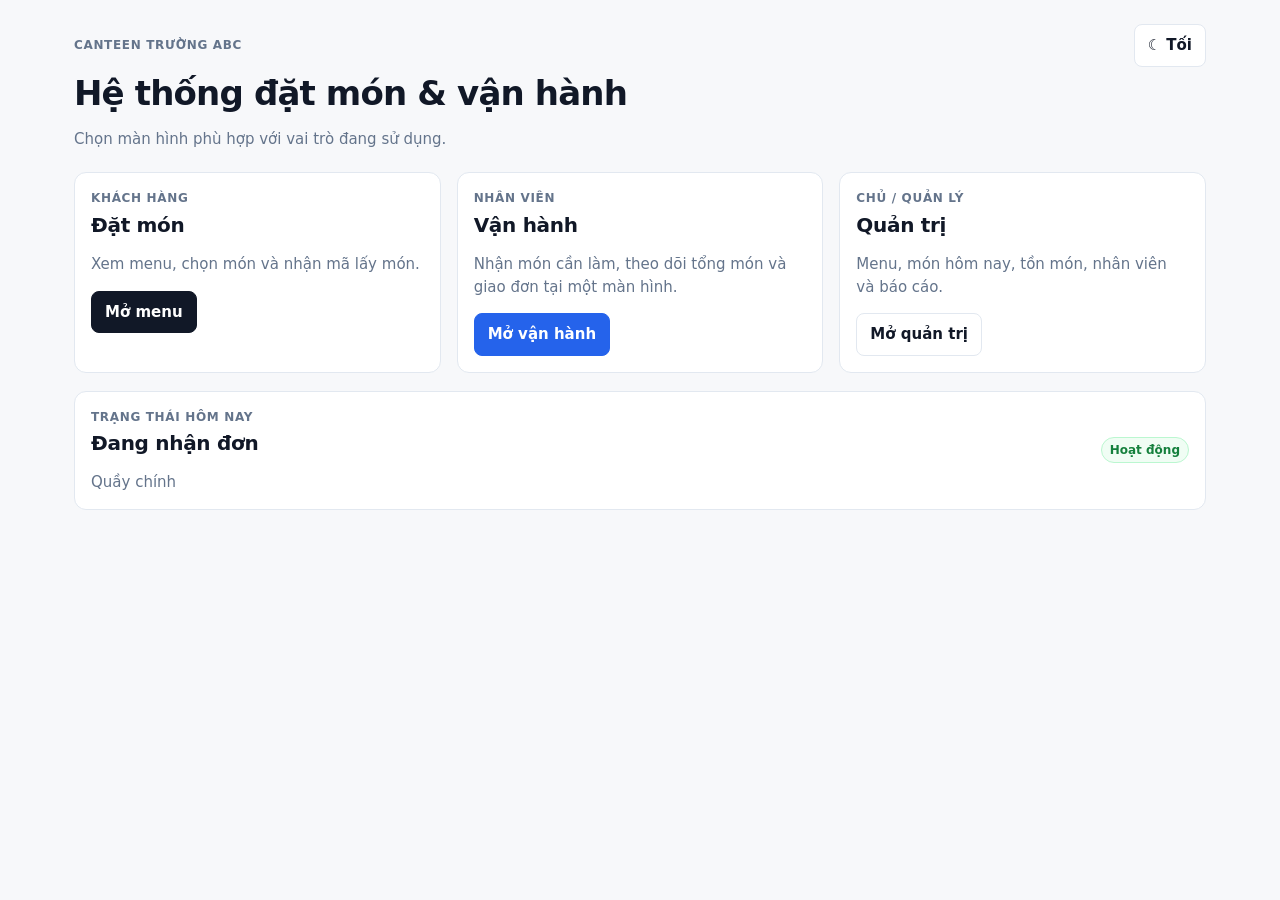
<file: index.html>
<!doctype html><html lang="vi"><head><meta charset="utf-8"><meta name="viewport" content="width=device-width,initial-scale=1"><meta name="color-scheme" content="light dark"><title>Canteen trường ABC</title><link rel="stylesheet" href="assets/app.css?v=rc411"></head><body>
<main class="container"><div><div class="brand-theme-line"><div class="label">Canteen trường ABC</div><button class="btn theme-toggle" data-theme-toggle>☾ Tối</button></div><div class="h1" style="font-size:34px;margin-top:6px">Hệ thống đặt món & vận hành</div><p class="muted" style="max-width:650px;font-size:15px;margin-bottom:0">Chọn màn hình phù hợp với vai trò đang sử dụng.</p></div>
<div class="grid grid3" style="margin-top:22px"><a class="card" href="customer.html?v=rc411"><div class="label">Khách hàng</div><div class="h2" style="margin-top:5px">Đặt món</div><p class="muted">Xem menu, chọn món và nhận mã lấy món.</p><span class="btn btn-primary">Mở menu</span></a><a class="card" href="operations.html?v=rc411"><div class="label">Nhân viên</div><div class="h2" style="margin-top:5px">Vận hành</div><p class="muted">Nhận món cần làm, theo dõi tổng món và giao đơn tại một màn hình.</p><span class="btn btn-blue">Mở vận hành</span></a><a class="card" href="admin.html?v=rc411"><div class="label">Chủ / Quản lý</div><div class="h2" style="margin-top:5px">Quản trị</div><p class="muted">Menu, món hôm nay, tồn món, nhân viên và báo cáo.</p><span class="btn">Mở quản trị</span></a></div>
<section class="card" style="margin-top:18px"><div class="between mobile-stack"><div><div class="label">Trạng thái hôm nay</div><div class="h2" style="margin-top:4px">Đang nhận đơn</div><p class="muted" style="margin-bottom:0">Quầy chính</p></div><span class="badge badge-success">Hoạt động</span></div></section></main>
<script src="assets/demo.js?v=rc411"></script></body></html>
</file>
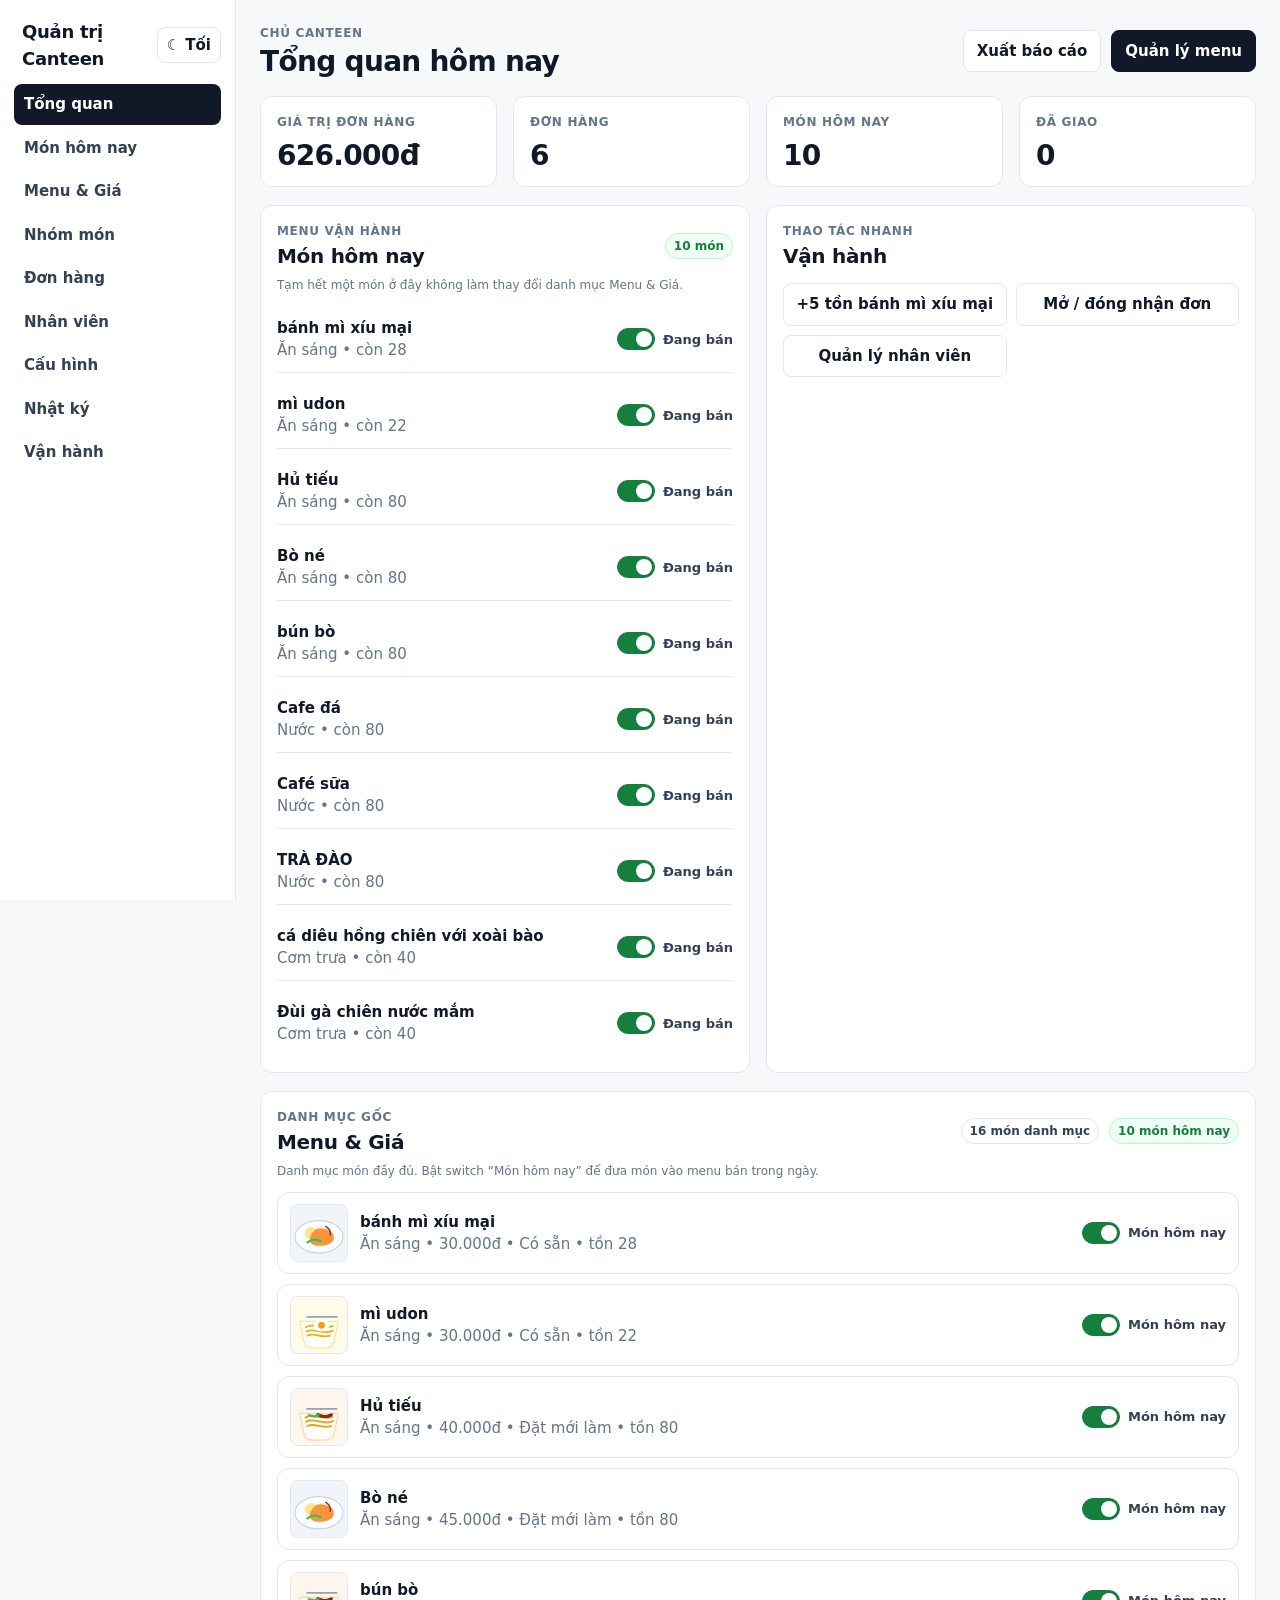
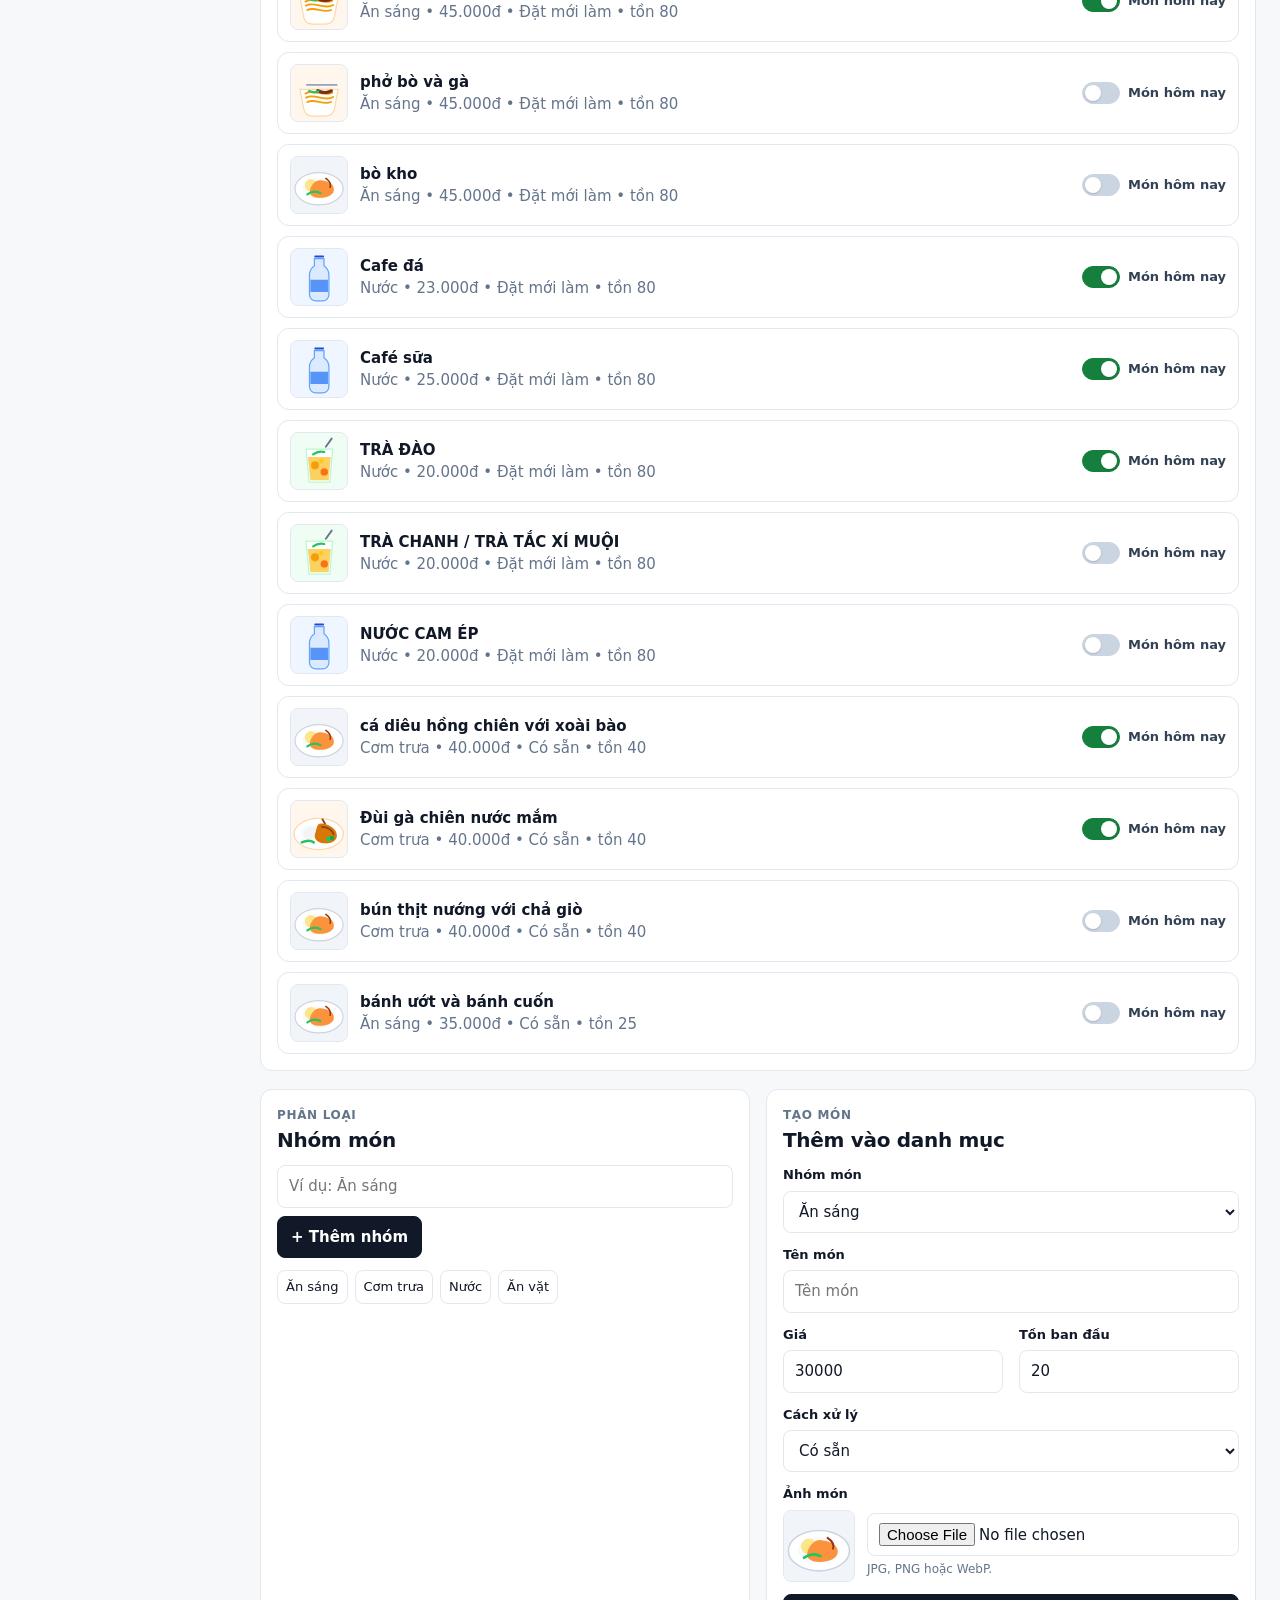
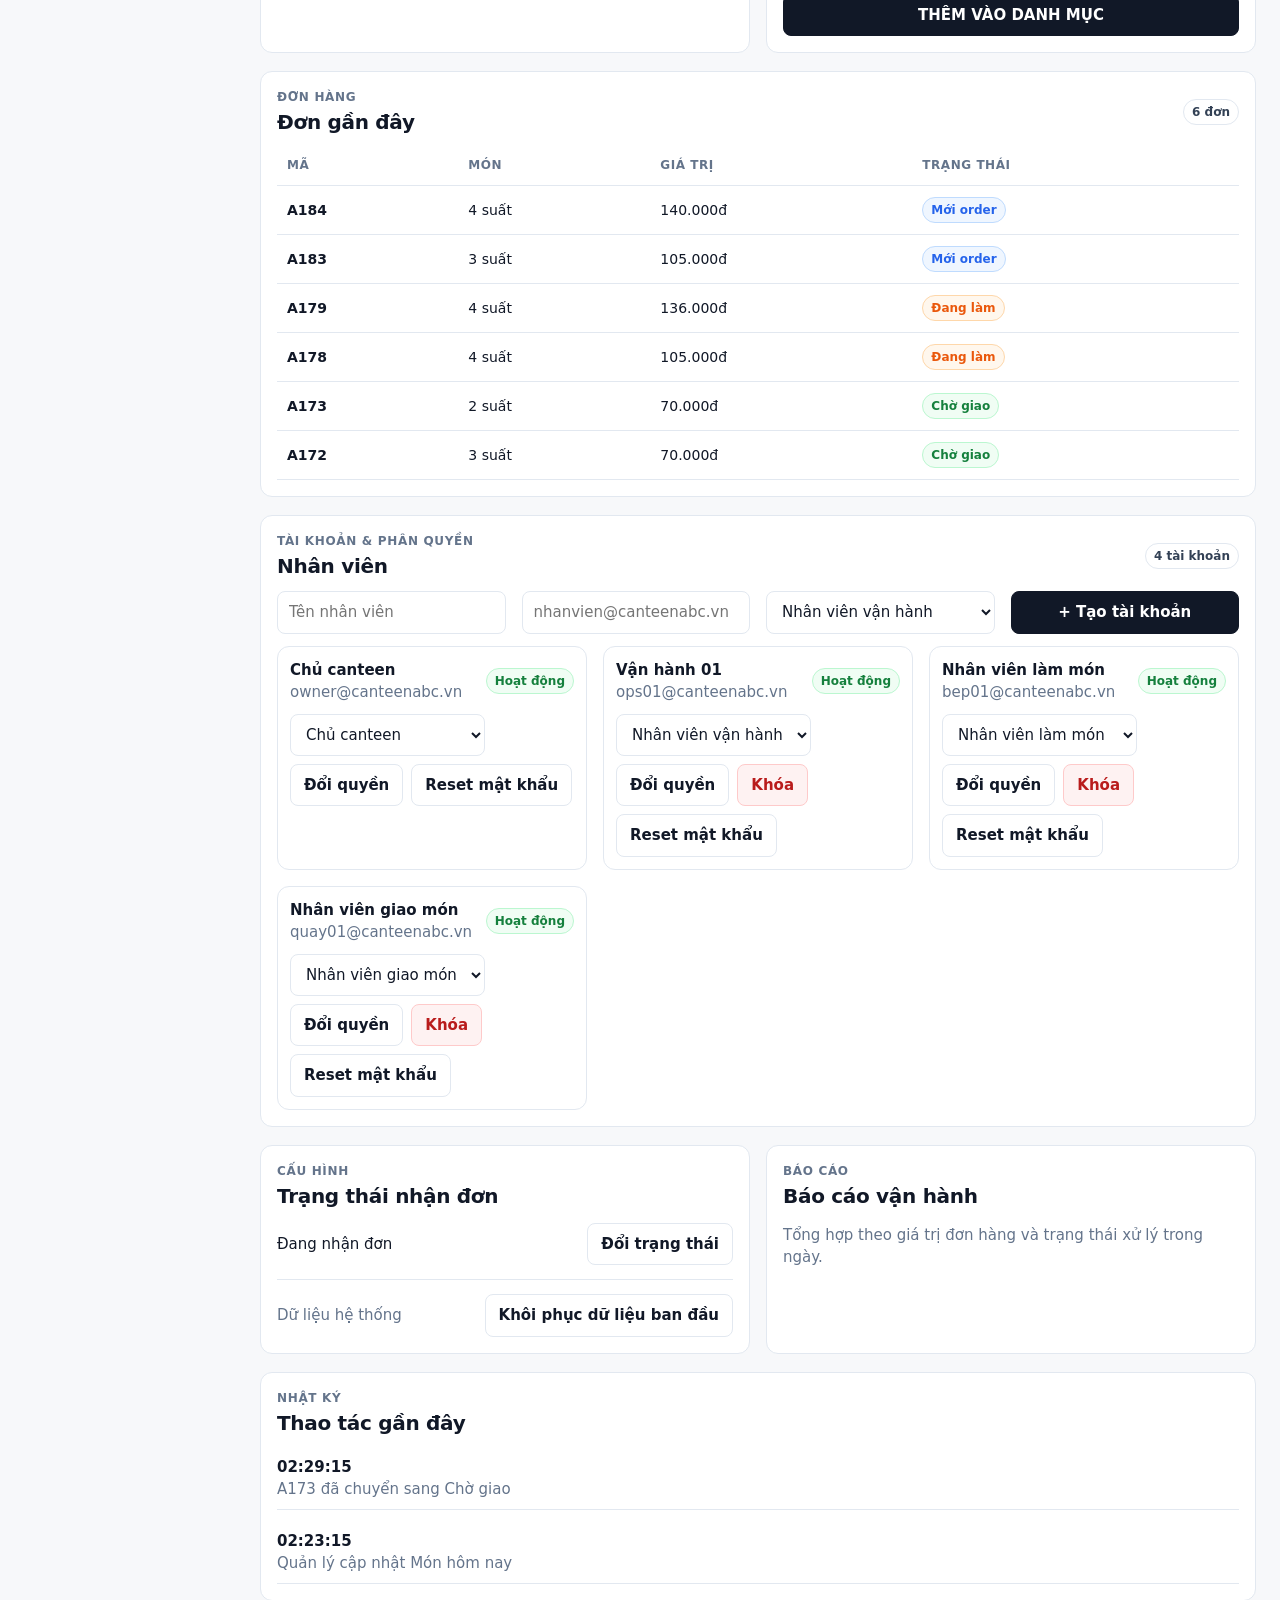
<file: admin.html>
<!doctype html><html lang="vi"><head><meta charset="utf-8"><meta name="viewport" content="width=device-width,initial-scale=1"><meta name="color-scheme" content="light dark"><title>Quản trị — Canteen trường ABC</title><link rel="stylesheet" href="assets/app.css?v=rc411"></head><body>
<div class="app"><aside class="sidebar"><div class="sidebar-brand-line"><div class="brand">Quản trị Canteen</div><button class="btn theme-toggle" data-theme-toggle>☾ Tối</button></div><nav class="nav"><a class="active" href="#overview">Tổng quan</a><a href="#todayMenu">Món hôm nay</a><a href="#menu">Menu & Giá</a><a href="#groups">Nhóm món</a><a href="#orders">Đơn hàng</a><a href="#staff">Nhân viên</a><a href="#settings">Cấu hình</a><a href="#audit">Nhật ký</a><a href="operations.html?v=rc411">Vận hành</a></nav></aside>
<main class="main">
<section id="overview"><div class="top"><div><div class="label">Chủ canteen</div><div class="h1" style="margin-top:3px">Tổng quan hôm nay</div></div><div class="row"><button id="exportBtn" class="btn">Xuất báo cáo</button><a class="btn btn-primary" href="#menu">Quản lý menu</a></div></div><div id="stats" class="grid grid4"></div></section>

<div class="grid grid2" style="margin-top:18px">
<section id="todayMenu" class="card"><div class="between"><div><div class="label">Menu vận hành</div><div class="h2" style="margin-top:3px">Món hôm nay</div></div><span id="todayCount" class="badge badge-success"></span></div><div class="help" style="margin-top:8px">Tạm hết một món ở đây không làm thay đổi danh mục Menu & Giá.</div><div id="todayMenuList" class="admin-menu-list" style="margin-top:12px"></div></section>
<section class="card"><div class="label">Thao tác nhanh</div><div class="h2" style="margin-top:3px">Vận hành</div><div class="quick" style="margin-top:14px"><button id="addStock" class="btn">+5 tồn bánh mì xíu mại</button><button id="toggleOrdering" class="btn">Mở / đóng nhận đơn</button><a class="btn" href="#staff">Quản lý nhân viên</a></div></section>
</div>

<section id="menu" class="card" style="margin-top:18px"><div class="between"><div><div class="label">Danh mục gốc</div><div class="h2" style="margin-top:3px">Menu & Giá</div></div><div class="row"><span id="menuCount" class="badge"></span><span id="menuTodayCount" class="badge badge-success"></span></div></div><div class="help" style="margin-top:8px">Danh mục món đầy đủ. Bật switch “Món hôm nay” để đưa món vào menu bán trong ngày.</div><div id="menuList" class="admin-menu-list" style="margin-top:12px"></div></section>

<div class="grid grid2" style="margin-top:18px">
<section id="groups" class="card"><div class="label">Phân loại</div><div class="h2" style="margin-top:3px">Nhóm món</div><div class="inline-form" style="margin-top:12px"><input id="groupName" class="input" placeholder="Ví dụ: Ăn sáng"><button id="addGroup" class="btn btn-primary">+ Thêm nhóm</button></div><div id="groupList" class="category-list" style="margin-top:12px"></div></section>
<section id="addItem" class="card"><div class="label">Tạo món</div><div class="h2" style="margin-top:3px">Thêm vào danh mục</div><div class="stack" style="margin-top:12px"><div class="form-group"><label>Nhóm món</label><select id="newItemCat"></select></div><div class="form-group"><label>Tên món</label><input id="newItemName" class="input" placeholder="Tên món"></div><div class="grid grid2"><div class="form-group"><label>Giá</label><input id="newItemPrice" class="input" type="number" value="30000"></div><div class="form-group"><label>Tồn ban đầu</label><input id="newItemStock" class="input" type="number" value="20"></div></div><div class="form-group"><label>Cách xử lý</label><select id="newItemPrep"><option value="READY_MADE">Có sẵn</option><option value="MADE_TO_ORDER">Đặt mới làm</option></select></div><div class="form-group"><label>Ảnh món</label><div class="image-upload-row"><div class="image-preview"><img id="newItemPreview" src="assets/menu-defaults/meal.svg" alt="Xem trước"></div><div><input id="newItemImage" class="input" type="file" accept="image/*"><div class="help">JPG, PNG hoặc WebP.</div></div></div></div><button id="addItemBtn" class="btn btn-primary">THÊM VÀO DANH MỤC</button></div></section>
</div>

<section id="orders" class="card" style="margin-top:18px"><div class="between"><div><div class="label">Đơn hàng</div><div class="h2" style="margin-top:3px">Đơn gần đây</div></div><span id="orderCount" class="badge"></span></div><div class="table-wrap"><table class="table" style="margin-top:10px"><thead><tr><th>Mã</th><th>Món</th><th>Giá trị</th><th>Trạng thái</th></tr></thead><tbody id="orderRows"></tbody></table></div></section>

<section id="staff" class="card" style="margin-top:18px"><div class="between"><div><div class="label">Tài khoản & phân quyền</div><div class="h2" style="margin-top:3px">Nhân viên</div></div><span id="staffCount" class="badge"></span></div><div class="grid grid4" style="margin-top:12px"><input id="staffName" class="input" placeholder="Tên nhân viên"><input id="staffEmail" class="input" type="email" placeholder="nhanvien@canteenabc.vn"><select id="staffRole"><option value="OPS">Nhân viên vận hành</option><option value="KITCHEN">Nhân viên làm món</option><option value="COUNTER">Nhân viên giao món</option><option value="MANAGER">Quản lý</option></select><button id="addStaff" class="btn btn-primary">+ Tạo tài khoản</button></div><div id="staffList" class="grid grid3" style="margin-top:12px"></div></section>

<div class="grid grid2" style="margin-top:18px"><section id="settings" class="card"><div class="label">Cấu hình</div><div class="h2" style="margin-top:3px">Trạng thái nhận đơn</div><div class="between" style="margin-top:14px"><span id="orderingText">Đang nhận đơn</span><button id="settingToggle" class="btn">Đổi trạng thái</button></div><div class="between" style="margin-top:14px;padding-top:14px;border-top:1px solid var(--border)"><span class="muted">Dữ liệu hệ thống</span><button class="btn" data-reset-demo>Khôi phục dữ liệu ban đầu</button></div></section><section class="card"><div class="label">Báo cáo</div><div class="h2" style="margin-top:3px">Báo cáo vận hành</div><p class="muted">Tổng hợp theo giá trị đơn hàng và trạng thái xử lý trong ngày.</p></section></div>
<section id="audit" class="card" style="margin-top:18px"><div class="label">Nhật ký</div><div class="h2" style="margin-top:3px">Thao tác gần đây</div><div id="auditRows" class="stack" style="margin-top:12px"></div></section>
</main></div>
<script src="assets/demo.js?v=rc411"></script><script>
(function(){
var pendingImage='';
var roleLabels={OWNER:'Chủ canteen',MANAGER:'Quản lý',OPS:'Nhân viên vận hành',KITCHEN:'Nhân viên làm món',COUNTER:'Nhân viên giao món'};
function label(st){return{NEW:'Mới order',PREPARING:'Đang làm',READY:'Chờ giao',SERVED:'Đã giao',CANCELLED:'Đã hủy'}[st]||st}
function badge(st){return st==='SERVED'||st==='READY'?'badge badge-success':st==='CANCELLED'?'badge badge-danger':st==='PREPARING'?'badge badge-orange':'badge badge-blue'}
function val(o){return o.items.reduce(function(a,i){return a+i.qty*i.price},0)}
function fallback(m){return CanteenDemo.imageSrc(m)}
function switchHtml(kind,m,checked,text){return '<label class="switch-control"><input type="checkbox" '+(checked?'checked ':'')+'data-'+kind+'="'+m.id+'" aria-label="'+CanteenDemo.esc(text+' '+m.name)+'"><span class="switch-track"><span class="switch-thumb"></span></span><span class="switch-text">'+text+'</span></label>'}
function render(){
 var s=CanteenDemo.state(),today=s.menu.filter(function(m){return m.today}),served=s.orders.filter(function(o){return o.status==='SERVED'}),active=s.orders.filter(function(o){return ['NEW','PREPARING','READY'].indexOf(o.status)>=0}),value=s.orders.filter(function(o){return o.status!=='CANCELLED'}).reduce(function(a,o){return a+val(o)},0);
 document.getElementById('stats').innerHTML='<div class="card"><div class="label">Giá trị đơn hàng</div><div class="stat" style="margin-top:10px">'+CanteenDemo.money(value)+'</div></div><div class="card"><div class="label">Đơn hàng</div><div class="stat" style="margin-top:10px">'+s.orders.length+'</div></div><div class="card"><div class="label">Món hôm nay</div><div class="stat" style="margin-top:10px">'+today.length+'</div></div><div class="card"><div class="label">Đã giao</div><div class="stat" style="margin-top:10px">'+served.length+'</div></div>';
 document.getElementById('menuCount').textContent=s.menu.length+' món danh mục';document.getElementById('menuTodayCount').textContent=today.length+' món hôm nay';document.getElementById('todayCount').textContent=today.length+' món';
 document.getElementById('todayMenuList').innerHTML=today.map(todayRow).join('')||'<div class="empty">Chưa chọn món hôm nay. Bật từ Menu & Giá.</div>';
 document.getElementById('menuList').innerHTML=s.menu.map(catalogRow).join('');
 document.getElementById('groupList').innerHTML=s.categories.map(function(c){return '<span class="category-item">'+CanteenDemo.esc(c)+'</span>'}).join('');
 document.getElementById('newItemCat').innerHTML=s.categories.map(function(c){return '<option>'+CanteenDemo.esc(c)+'</option>'}).join('');
 document.getElementById('orderRows').innerHTML=s.orders.map(function(o){return '<tr><td><strong>'+o.code+'</strong></td><td>'+o.items.reduce(function(a,i){return a+i.qty},0)+' suất</td><td>'+CanteenDemo.money(val(o))+'</td><td><span class="'+badge(o.status)+'">'+label(o.status)+'</span></td></tr>'}).join('');
 document.getElementById('orderCount').textContent=s.orders.length+' đơn';document.getElementById('staffCount').textContent=s.staff.length+' tài khoản';
 document.getElementById('staffList').innerHTML=s.staff.map(function(u){var opts=['OWNER','MANAGER','OPS','KITCHEN','COUNTER'].map(function(r){return '<option value="'+r+'"'+(u.role===r?' selected':'')+'>'+roleLabels[r]+'</option>'}).join('');return '<article class="card staff-card"><div class="between"><div><strong>'+CanteenDemo.esc(u.name)+'</strong><div class="muted">'+CanteenDemo.esc(u.email)+'</div></div><span class="badge '+(u.status==='ACTIVE'?'badge-success':'badge-danger')+'">'+(u.status==='ACTIVE'?'Hoạt động':'Đã khóa')+'</span></div><div class="staff-actions"><select data-role-for="'+u.id+'">'+opts+'</select><button class="btn" data-save-role="'+u.id+'">Đổi quyền</button>'+(u.role==='OWNER'?'':'<button class="btn '+(u.status==='ACTIVE'?'btn-danger':'btn-success')+'" data-toggle-staff="'+u.id+'">'+(u.status==='ACTIVE'?'Khóa':'Mở')+'</button>')+'<button class="btn" data-reset-pass="'+u.id+'">Reset mật khẩu</button></div></article>'}).join('');
 document.getElementById('orderingText').textContent=s.ordering?'Đang nhận đơn':'Tạm ngưng nhận đơn';document.getElementById('auditRows').innerHTML=(s.audit||[]).slice(0,8).map(function(x){return '<div class="audit-row"><strong>'+new Date(x.at).toLocaleTimeString('vi-VN')+'</strong><div class="muted">'+CanteenDemo.esc(x.text)+'</div></div>'}).join('')||'<div class="muted">Chưa có thao tác.</div>';
}
function todayRow(m){var stock=m.stock<=0?'<span class="badge badge-danger">Hết tồn</span>':m.stock<=m.threshold?'<span class="badge badge-warn">Sắp hết</span>':'';return '<article class="admin-today-row"><div class="admin-menu-meta"><strong>'+CanteenDemo.esc(m.name)+'</strong><div class="muted">'+CanteenDemo.esc(m.cat)+' • còn '+m.stock+'</div></div><div class="admin-menu-actions">'+stock+switchHtml('today-available',m,m.todayAvailable,m.todayAvailable?'Đang bán':'Tạm hết')+'</div></article>'}
function catalogRow(m){return '<article class="card admin-menu-item"><div class="admin-menu-thumb"><img src="'+fallback(m)+'" alt=""></div><div class="admin-menu-meta"><strong>'+CanteenDemo.esc(m.name)+'</strong><div class="muted">'+CanteenDemo.esc(m.cat)+' • '+CanteenDemo.money(m.price)+' • '+(m.prepMode==='MADE_TO_ORDER'?'Đặt mới làm':'Có sẵn')+' • tồn '+m.stock+'</div></div><div class="admin-menu-actions">'+switchHtml('today-menu',m,m.today,'Món hôm nay')+'</div></article>'}
function toggleOrdering(){var s=CanteenDemo.state();s.ordering=!s.ordering;CanteenDemo.audit(s,s.ordering?'Mở nhận đơn':'Tạm ngưng nhận đơn');CanteenDemo.save(s);render()}
document.addEventListener('change',function(e){
 var tm=e.target.closest('[data-today-menu]');if(tm){var s=CanteenDemo.state(),m=s.menu.find(function(x){return x.id===Number(tm.dataset.todayMenu)});if(m){m.today=tm.checked;if(m.today)m.todayAvailable=true;CanteenDemo.audit(s,(m.today?'Thêm ':'Bỏ ')+m.name+(m.today?' vào Món hôm nay':' khỏi Món hôm nay'));CanteenDemo.save(s);render()}return}
 var ta=e.target.closest('[data-today-available]');if(ta){var s2=CanteenDemo.state(),m2=s2.menu.find(function(x){return x.id===Number(ta.dataset.todayAvailable)});if(m2&&m2.today){m2.todayAvailable=ta.checked;CanteenDemo.audit(s2,(m2.todayAvailable?'Mở bán ':'Tạm hết ')+m2.name+' trong hôm nay');CanteenDemo.save(s2);render()}return}
});
document.addEventListener('click',function(e){
 var sr=e.target.closest('[data-save-role]');if(sr){var s2=CanteenDemo.state(),u=s2.staff.find(function(x){return x.id===Number(sr.dataset.saveRole)}),sel=document.querySelector('[data-role-for="'+sr.dataset.saveRole+'"]');if(u&&sel){if(u.role==='OWNER'&&sel.value!=='OWNER')return alert('Không thể đổi quyền tài khoản Chủ cuối cùng.');u.role=sel.value;CanteenDemo.audit(s2,'Đổi quyền '+u.name+' → '+roleLabels[u.role]);CanteenDemo.save(s2);render()}return}
 var ts=e.target.closest('[data-toggle-staff]');if(ts){var s3=CanteenDemo.state(),u3=s3.staff.find(function(x){return x.id===Number(ts.dataset.toggleStaff)});if(u3){u3.status=u3.status==='ACTIVE'?'DISABLED':'ACTIVE';CanteenDemo.audit(s3,(u3.status==='ACTIVE'?'Mở ':'Khóa ')+u3.name);CanteenDemo.save(s3);render()}return}
 var rp=e.target.closest('[data-reset-pass]');if(rp){var s4=CanteenDemo.state(),u4=s4.staff.find(function(x){return x.id===Number(rp.dataset.resetPass)});if(u4){var p=prompt('Nhập mật khẩu mới (tối thiểu 10 ký tự):');if(p&&p.length>=10){CanteenDemo.audit(s4,'Reset mật khẩu '+u4.name);CanteenDemo.save(s4);render()}else if(p)alert('Mật khẩu phải từ 10 ký tự.')}return}
});
document.getElementById('addGroup').onclick=function(){var input=document.getElementById('groupName'),name=input.value.trim();if(!name)return;if(CanteenDemo.state().categories.some(function(c){return c.toLowerCase()===name.toLowerCase()}))return alert('Nhóm đã tồn tại.');var s=CanteenDemo.state();s.categories.push(name);CanteenDemo.audit(s,'Tạo nhóm món '+name);CanteenDemo.save(s);input.value='';render()};
document.getElementById('newItemImage').onchange=function(){var f=this.files&&this.files[0];if(!f)return;if(f.size>900*1024){alert('Ảnh quá lớn. Vui lòng chọn ảnh nhẹ hơn 900KB.');this.value='';return}var r=new FileReader();r.onload=function(){pendingImage=String(r.result||'');document.getElementById('newItemPreview').src=pendingImage};r.readAsDataURL(f)};
document.getElementById('addItemBtn').onclick=function(){var name=document.getElementById('newItemName').value.trim(),price=Number(document.getElementById('newItemPrice').value),stock=Number(document.getElementById('newItemStock').value),cat=document.getElementById('newItemCat').value,prepMode=document.getElementById('newItemPrep').value;if(!name||!cat||price<0||stock<0)return alert('Kiểm tra tên món, nhóm, giá và tồn.');var s=CanteenDemo.state();s.nextMenu++;s.menu.push({id:s.nextMenu,cat:cat,name:name,desc:'Món mới',price:price,stock:stock,threshold:5,img:'meal.svg',imageData:pendingImage||'',prepMode:prepMode,today:false,todayAvailable:true,active:true});CanteenDemo.audit(s,'Thêm món '+name+' vào danh mục');CanteenDemo.save(s);document.getElementById('newItemName').value='';pendingImage='';document.getElementById('newItemPreview').src='assets/menu-defaults/meal.svg';document.getElementById('newItemImage').value='';render()};
document.getElementById('addStaff').onclick=function(){var name=document.getElementById('staffName').value.trim(),email=document.getElementById('staffEmail').value.trim(),role=document.getElementById('staffRole').value;if(!name||!email)return alert('Nhập tên và email.');var s=CanteenDemo.state();if(s.staff.some(function(u){return u.email.toLowerCase()===email.toLowerCase()}))return alert('Email đã tồn tại.');s.nextStaff++;s.staff.push({id:s.nextStaff,name:name,email:email,role:role,status:'ACTIVE'});CanteenDemo.audit(s,'Tạo tài khoản '+name+' ('+roleLabels[role]+')');CanteenDemo.save(s);document.getElementById('staffName').value='';document.getElementById('staffEmail').value='';render()};
document.getElementById('addStock').onclick=function(){var s=CanteenDemo.state();s.menu[0].stock+=5;CanteenDemo.audit(s,'Tăng tồn '+s.menu[0].name+' thêm 5');CanteenDemo.save(s);render()};document.getElementById('toggleOrdering').onclick=toggleOrdering;document.getElementById('settingToggle').onclick=toggleOrdering;document.getElementById('exportBtn').onclick=function(){var s=CanteenDemo.state(),rows=[['Mã đơn','Trạng thái','Số suất','Giá trị']].concat(s.orders.map(function(o){return[o.code,label(o.status),o.items.reduce(function(a,i){return a+i.qty},0),val(o)]}));var csv='\ufeff'+rows.map(function(r){return r.map(function(v){return '"'+String(v).replace(/"/g,'""')+'"'}).join(',')}).join('\r\n'),blob=new Blob([csv],{type:'text/csv;charset=utf-8'}),a=document.createElement('a');a.href=URL.createObjectURL(blob);a.download='bao-cao-don-hang.csv';a.click();setTimeout(function(){URL.revokeObjectURL(a.href)},500)};render();window.addEventListener('canteen-demo-update',render);
})();
</script></body></html>
</file>
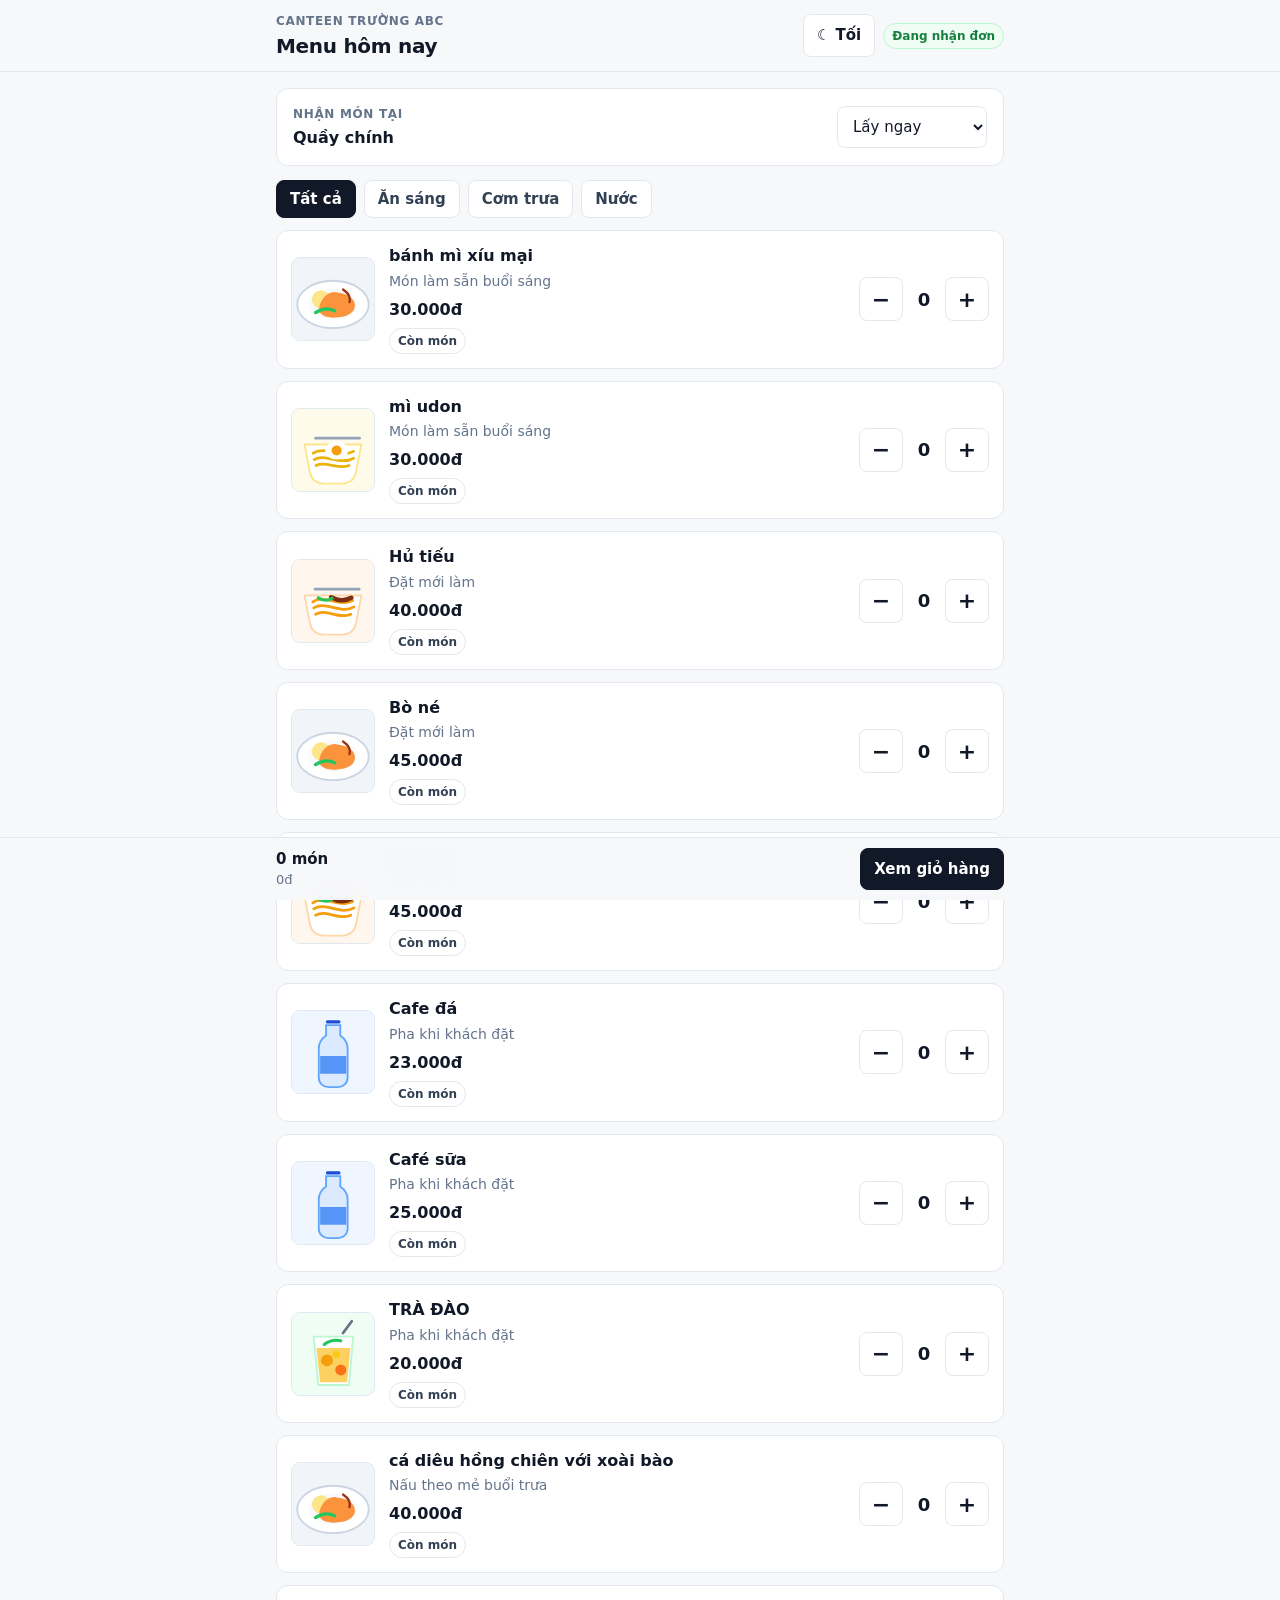
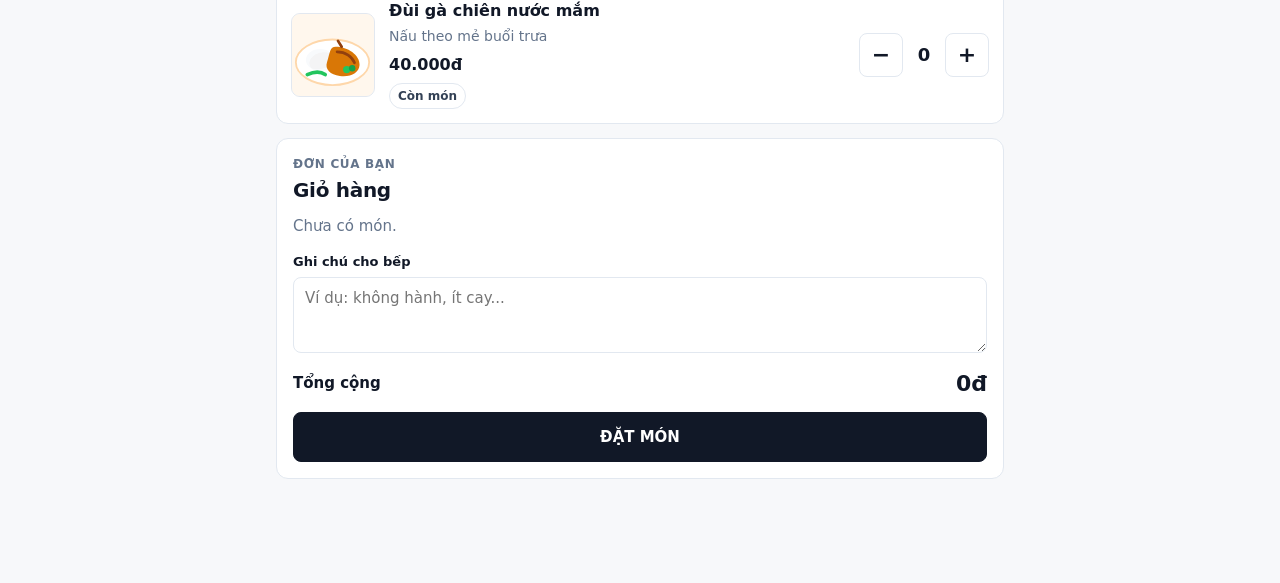
<file: customer.html>
<!doctype html><html lang="vi"><head><meta charset="utf-8"><meta name="viewport" content="width=device-width,initial-scale=1"><meta name="color-scheme" content="light dark"><title>Đặt món — Canteen trường ABC</title><link rel="stylesheet" href="assets/app.css?v=rc411"></head><body>
<div class="customer-body"><header class="customer-header"><div class="customer-head"><div class="customer-head-copy"><div class="label">Canteen trường ABC</div><div class="h2" style="margin-top:3px">Menu hôm nay</div></div><div class="customer-head-controls"><button class="btn theme-toggle" data-theme-toggle>☾ Tối</button><span id="orderingBadge" class="badge badge-success">Đang nhận đơn</span></div></div></header>
<main class="customer-wrap"><div class="card between"><div><div class="label">Nhận món tại</div><div class="h3" style="margin-top:4px">Quầy chính</div></div><div style="min-width:150px"><select><option>Lấy ngay</option></select></div></div><div id="categoryTabs" class="tabs"></div><div id="foodList" class="stack"></div>
<section id="cartPanel" class="card cart-panel"><div class="label">Đơn của bạn</div><div class="h2" style="margin-top:4px">Giỏ hàng</div><div id="cartLines" class="stack" style="margin-top:12px"></div><div class="form-group" style="margin-top:14px"><label>Ghi chú cho bếp</label><textarea id="customerNote" rows="2" placeholder="Ví dụ: không hành, ít cay..."></textarea></div><div class="between" style="margin-top:14px"><strong>Tổng cộng</strong><strong id="cartTotal" style="font-size:22px">0đ</strong></div><button id="placeOrder" class="btn btn-primary" style="width:100%;margin-top:12px;min-height:50px">ĐẶT MÓN</button></section><div id="orderResult" style="display:none"></div></main>
<div class="cart-bar"><div class="cart-bar-inner"><div><strong><span id="cartCount">0</span> món</strong><div id="cartBarTotal" class="muted" style="font-size:13px">0đ</div></div><button id="toggleCart" class="btn btn-primary">Xem giỏ hàng</button></div></div></div>
<script src="assets/demo.js?v=rc411"></script><script>
(function(){var cart={},activeCat='all';function st(){return CanteenDemo.state()}function todayItems(){return st().menu.filter(function(m){return m.today})}function renderMenu(){var s=st(),items=s.menu.filter(function(m){return m.today}),cats=s.categories.filter(function(c){return items.some(function(m){return m.cat===c})}),html='';document.getElementById('categoryTabs').innerHTML='<button class="tab '+(activeCat==='all'?'active':'')+'" data-cat="all">Tất cả</button>'+cats.map(function(c){return '<button class="tab '+(activeCat===c?'active':'')+'" data-cat="'+CanteenDemo.esc(c)+'">'+CanteenDemo.esc(c)+'</button>'}).join('');items.forEach(function(m){var stockOut=m.stock<=0,sold=!m.todayAvailable||stockOut,badge=!m.todayAvailable?'<span class="badge badge-danger">Tạm hết</span>':stockOut?'<span class="badge badge-danger">Hết món</span>':(m.stock<=m.threshold?'<span class="badge badge-warn">Còn '+m.stock+' suất</span>':'<span class="badge">Còn món</span>');html+='<article class="card food '+(sold?'sold':'')+'" data-food data-cat="'+CanteenDemo.esc(m.cat)+'"><div class="thumb"><img src="'+CanteenDemo.imageSrc(m)+'" alt="'+CanteenDemo.esc(m.name)+'"></div><div class="food-main"><div class="h3 food-name">'+CanteenDemo.esc(m.name)+'</div><div class="muted" style="font-size:14px;margin-top:4px">'+CanteenDemo.esc(m.desc)+'</div><strong class="price">'+CanteenDemo.money(m.price)+'</strong><div style="margin-top:6px">'+badge+'</div></div>'+(sold?'<button class="btn" disabled>'+(!m.todayAvailable?'Tạm hết':'Hết')+'</button>':'<div class="qty"><button data-minus="'+m.id+'" aria-label="Giảm '+CanteenDemo.esc(m.name)+'">−</button><strong>'+(cart[m.id]||0)+'</strong><button data-plus="'+m.id+'" aria-label="Tăng '+CanteenDemo.esc(m.name)+'">+</button></div>')+'</article>'});document.getElementById('foodList').innerHTML=html||'<div class="card empty">Hôm nay chưa có món được mở bán.</div>';applyCat();drawCart();var b=document.getElementById('orderingBadge');b.textContent=s.ordering?'Đang nhận đơn':'Tạm ngưng nhận đơn';b.className='badge '+(s.ordering?'badge-success':'badge-danger')}
function applyCat(){document.querySelectorAll('[data-food]').forEach(function(el){el.style.display=(activeCat==='all'||el.getAttribute('data-cat')===activeCat)?'':'none'})}function drawCart(){var s=st(),ids=Object.keys(cart),total=0,count=0,html='';ids.forEach(function(id){var q=cart[id],m=s.menu.find(function(x){return x.id===Number(id)});if(!m||q<=0)return;count+=q;total+=q*m.price;html+='<div class="cart-line"><span><strong>'+q+' ×</strong> '+CanteenDemo.esc(m.name)+'</span><strong>'+CanteenDemo.money(q*m.price)+'</strong></div>'});document.getElementById('cartLines').innerHTML=html||'<div class="muted">Chưa có món.</div>';document.getElementById('cartCount').textContent=count;document.getElementById('cartTotal').textContent=CanteenDemo.money(total);document.getElementById('cartBarTotal').textContent=CanteenDemo.money(total)}
document.addEventListener('click',function(e){var p=e.target.closest('[data-plus]'),m=e.target.closest('[data-minus]'),t=e.target.closest('.tab[data-cat]');if(p||m){var control=p||m,id=Number(control.getAttribute(p?'data-plus':'data-minus')),mi=st().menu.find(function(x){return x.id===id});if(!mi||!mi.today||!mi.todayAvailable||mi.stock<=0)return;var n=(cart[id]||0)+(p?1:-1);n=Math.max(0,Math.min(mi.stock,20,n));if(n)cart[id]=n;else delete cart[id];var qty=control.closest('[data-food]').querySelector('.qty strong');if(qty)qty.textContent=n;drawCart();return}if(t){activeCat=t.getAttribute('data-cat');document.querySelectorAll('.tab[data-cat]').forEach(function(x){x.classList.remove('active')});t.classList.add('active');applyCat()}});document.getElementById('toggleCart').onclick=function(){document.getElementById('cartPanel').classList.toggle('open')};document.getElementById('placeOrder').onclick=function(){var s=st(),ids=Object.keys(cart);if(!ids.length)return alert('Vui lòng chọn ít nhất một món.');if(!s.ordering)return alert('Canteen đang tạm ngưng nhận đơn.');var items=[];for(var i=0;i<ids.length;i++){var id=Number(ids[i]),q=cart[id],mi=s.menu.find(function(x){return x.id===id});if(!mi||!mi.today||!mi.todayAvailable)return alert((mi?mi.name:'Món')+' không còn bán trong hôm nay.');if(mi.stock<q)return alert(mi.name+' không đủ số lượng.');mi.stock-=q;items.push({id:id,name:mi.name,qty:q,price:mi.price,prepMode:mi.prepMode,workflowStatus:mi.prepMode==='MADE_TO_ORDER'?'WAITING':'NOT_REQUIRED'})}s.next++;var code='A'+s.next;var hasProduction=items.some(function(x){return x.prepMode==='MADE_TO_ORDER'});s.orders.unshift({id:s.next,code:code,status:hasProduction?'NEW':'READY',created:Date.now(),statusAt:Date.now(),pickup:'Quầy chính • Lấy ngay',note:document.getElementById('customerNote').value.trim(),items:items});CanteenDemo.audit(s,'Khách tạo đơn '+code);CanteenDemo.save(s);cart={};renderMenu();document.getElementById('cartPanel').classList.remove('open');var r=document.getElementById('orderResult');r.style.display='block';r.innerHTML='<div class="card order-success"><span class="badge badge-success">Đã nhận đơn</span><div class="label" style="margin-top:16px">Mã nhận món</div><div class="order-code-big">'+code+'</div><div class="muted">Quầy chính • Lấy ngay</div><div class="muted" style="margin-top:14px">Vui lòng giữ mã này để nhận món tại Quầy chính.</div></div>';r.scrollIntoView({behavior:'smooth',block:'center'})};renderMenu()})();
</script></body></html>
</file>
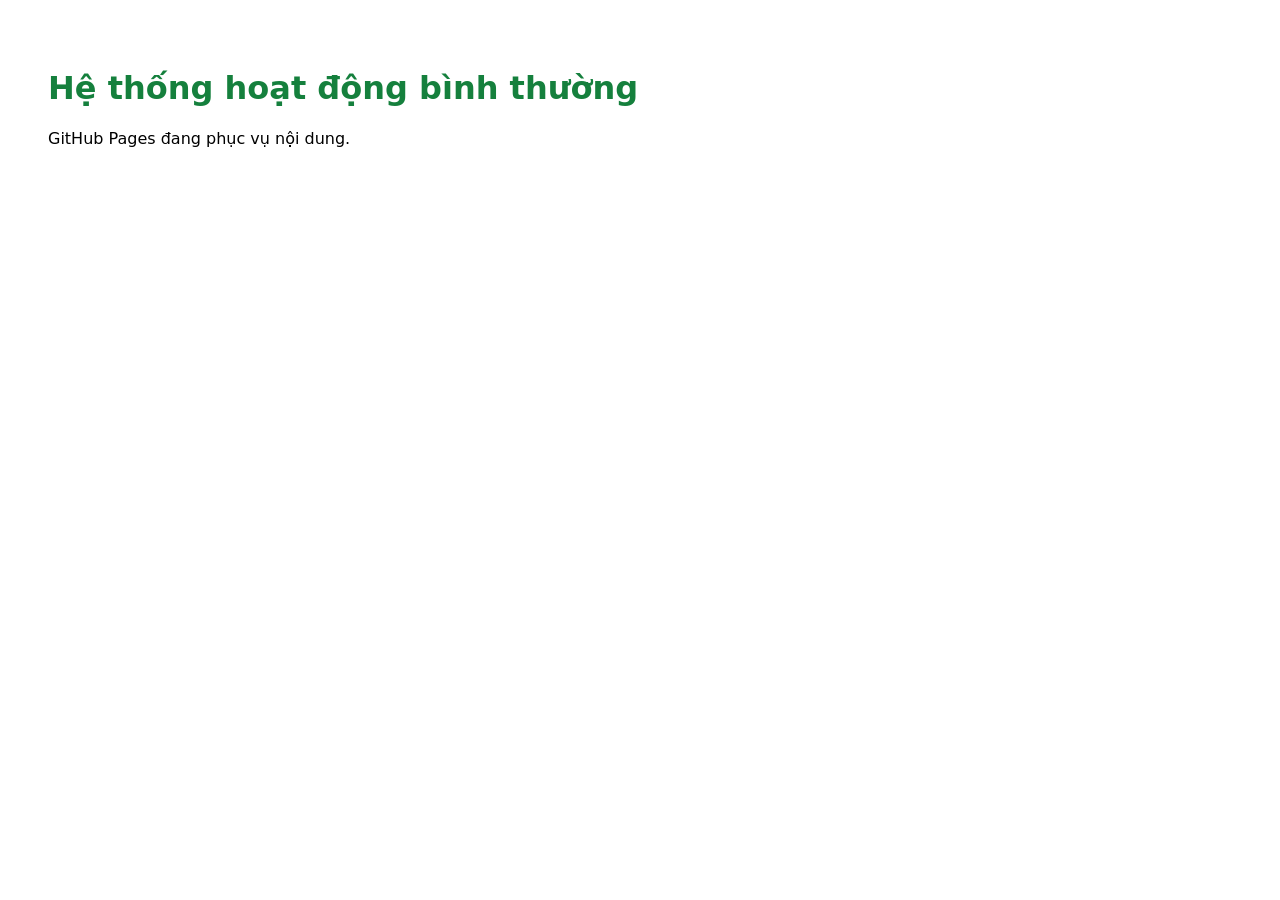
<file: health.html>
<!doctype html><html lang="vi"><head><meta charset="utf-8"><meta name="viewport" content="width=device-width,initial-scale=1"><title>Trạng thái hệ thống</title></head><body style="font-family:system-ui;padding:40px"><h1 style="color:#15803d">Hệ thống hoạt động bình thường</h1><p>GitHub Pages đang phục vụ nội dung.</p></body></html>
</file>
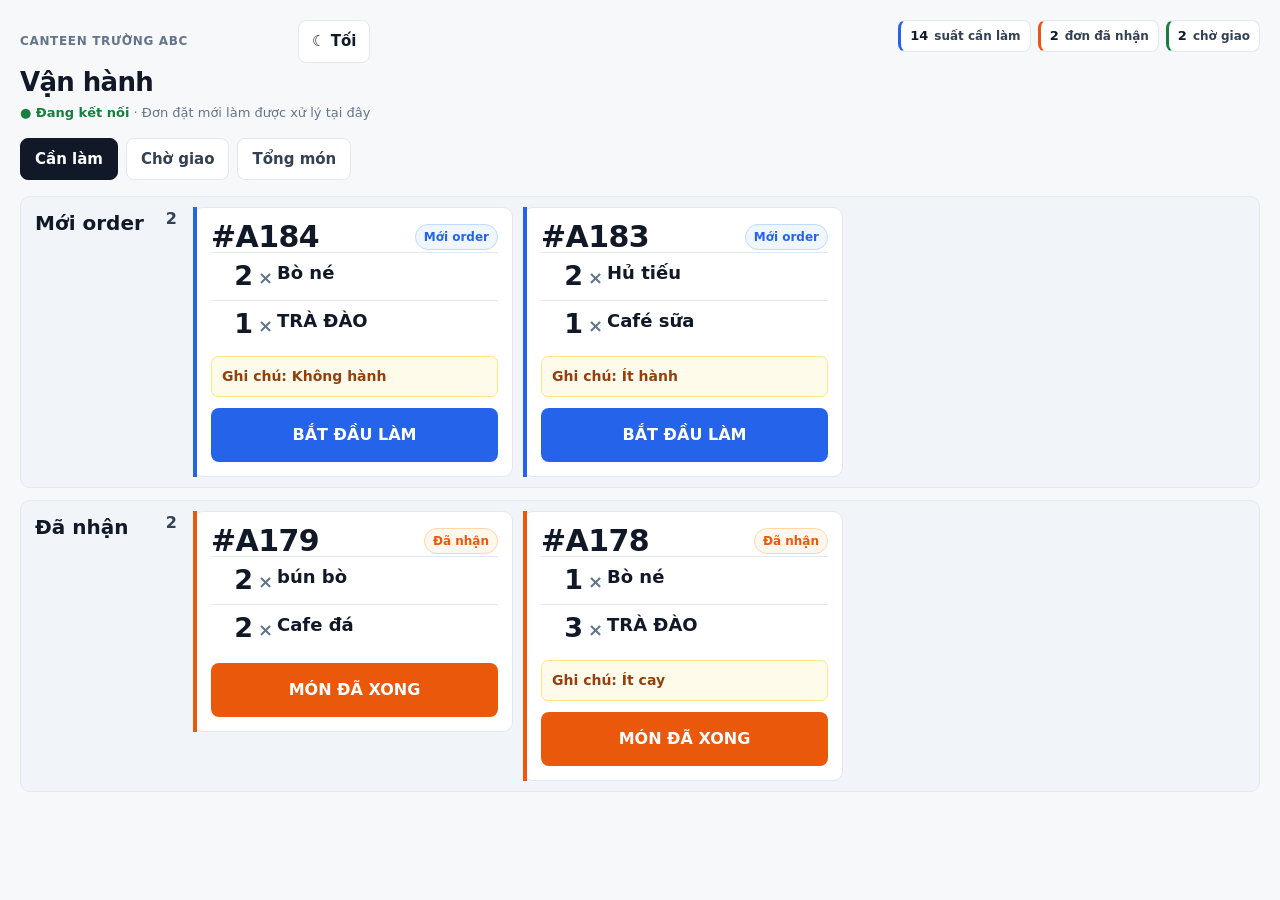
<file: kitchen.html>
<!doctype html><html lang="vi"><head><meta charset="utf-8"><meta http-equiv="refresh" content="0;url=operations.html?v=rc411"><title>Vận hành</title></head><body><a href="operations.html?v=rc411">Mở màn hình Vận hành</a></body></html>
</file>
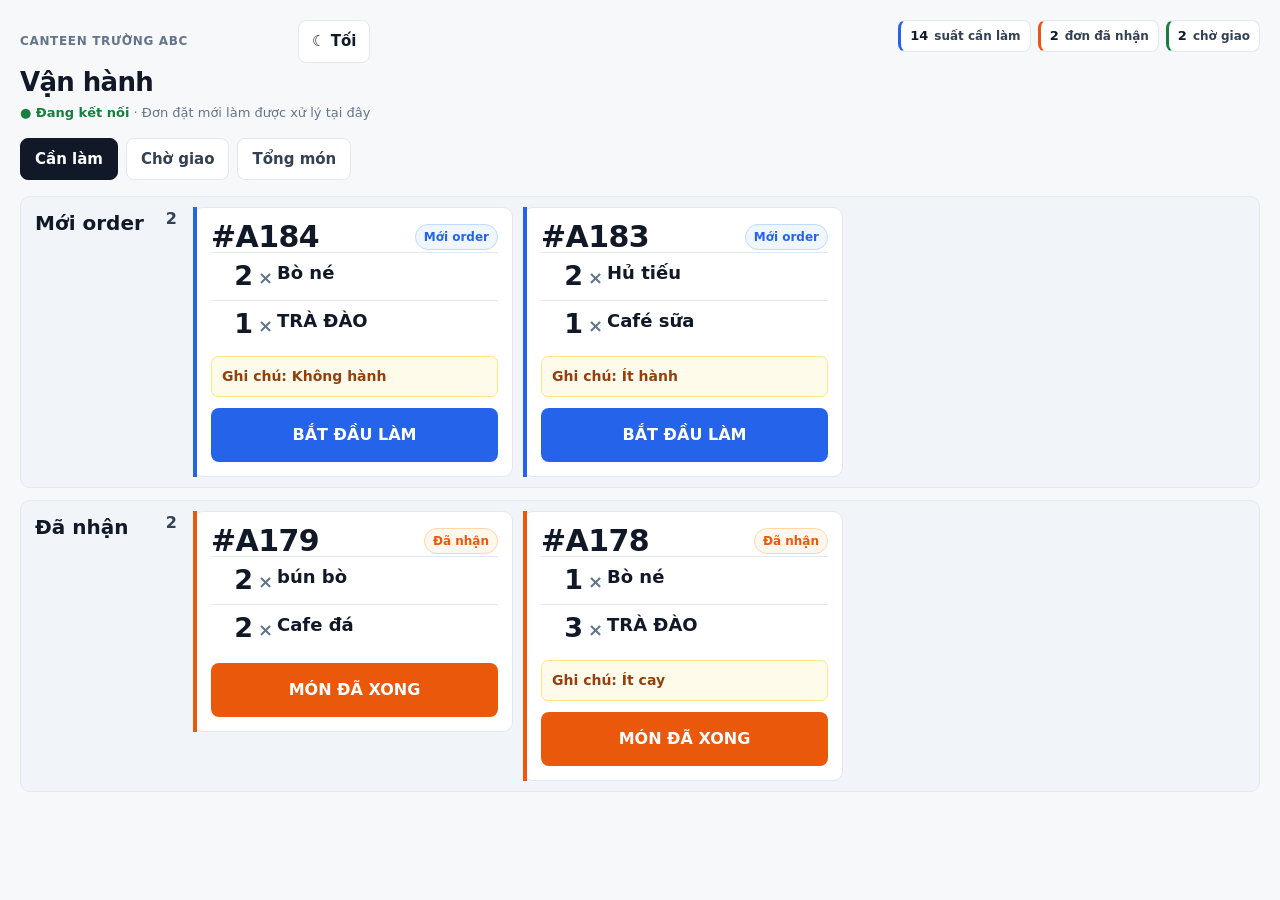
<file: operations.html>
<!doctype html><html lang="vi"><head><meta charset="utf-8"><meta name="viewport" content="width=device-width,initial-scale=1"><meta name="color-scheme" content="light dark"><title>Vận hành — Canteen trường ABC</title><link rel="stylesheet" href="assets/app.css?v=rc411"></head><body>
<div class="ops-shell unified-ops"><header class="ops-header"><div class="ops-heading"><div class="ops-brand-line"><div class="ops-eyebrow">Canteen trường ABC</div><button class="btn theme-toggle" data-theme-toggle>☾ Tối</button></div><div class="ops-title">Vận hành</div><div class="ops-sub"><span class="network">● Đang kết nối</span> · Đơn đặt mới làm được xử lý tại đây</div></div><div class="ops-right"><div class="ops-stats"><div class="ops-stat new"><span id="needCount">0</span> suất cần làm</div><div class="ops-stat preparing"><span id="acceptedCount">0</span> đơn đã nhận</div><div class="ops-stat ready"><span id="readyCount">0</span> chờ giao</div></div></div></header>
<div class="ops-view-tabs"><button class="active" data-ops-view="work">Cần làm</button><button data-ops-view="ready">Chờ giao</button><button data-ops-view="summary">Tổng món</button></div>
<section class="ops-view" data-ops-panel="work"><div class="work-board"><section class="ops-panel work-lane"><div class="ops-panel-head"><span>Mới order</span><span class="ops-panel-count" id="newCount">0</span></div><div class="kds-list" id="newOrders"></div></section><section class="ops-panel work-lane"><div class="ops-panel-head"><span>Đã nhận</span><span class="ops-panel-count" id="prepCount">0</span></div><div class="kds-list" id="prepOrders"></div></section></div></section>
<section class="ops-view" data-ops-panel="ready" hidden><section class="pickup-search-section"><div class="pickup-search-heading">Tìm đơn</div><div class="pickup-search-body"><label class="pickup-search-label">Nhập mã nhận món</label><div class="pickup-search"><input id="codeSearch" class="input" placeholder="Ví dụ A173"><button id="searchBtn" class="btn btn-primary">Tìm đơn</button></div></div></section><div id="searchResultZone" class="search-result-zone" hidden></div><section class="ops-panel counter-result"><div class="ops-panel-head"><span>Chờ giao</span><span class="ops-panel-count" id="readyPanelCount">0</span></div><div class="ready-grid" id="readyGrid"></div></section></section>
<section class="ops-view" data-ops-panel="summary" hidden><div class="summary-intro"><div><div class="label">Tổng món cần làm</div><div class="h2">Chỉ tính Mới order + Đã nhận</div></div><div class="muted">Món đã xong không còn nằm trong số cần làm.</div></div><div id="summaryRows" class="production-summary-grid"></div></section>
</div><div id="opsToast" class="k-toast"></div>
<script src="assets/demo.js?v=rc411"></script><script>
(function(){var view='work';function esc(s){return CanteenDemo.esc(s)}function prod(o){return CanteenDemo.productionItems(o)}function itemLines(items,full){return items.map(function(i){return '<div class="order-line"><span class="order-qty">'+i.qty+'</span><span class="order-x">×</span><div><div class="order-name">'+esc(i.name)+(full&&i.prepMode==='READY_MADE'?' <span class="item-ready-made">Có sẵn</span>':'')+'</div></div></div>'}).join('')}function workCard(o){var isNew=o.status==='NEW';return '<article class="order-card status-'+(isNew?'new':'preparing')+'"><div class="order-card-top"><div class="order-code">#'+o.code+'</div><span class="badge '+(isNew?'badge-blue':'badge-orange')+'">'+(isNew?'Mới order':'Đã nhận')+'</span></div>'+itemLines(prod(o),false)+(o.note?'<div class="order-note"><strong>Ghi chú:</strong> '+esc(o.note)+'</div>':'')+'<div class="order-action"><button class="action '+(isNew?'start':'ready')+'" data-move="'+(isNew?'PREPARING':'READY')+'" data-id="'+o.id+'">'+(isNew?'BẮT ĐẦU LÀM':'MÓN ĐÃ XONG')+'</button></div></article>'}function readyCard(o){return '<article class="order-card status-ready"><div class="order-card-top"><div class="order-code">#'+o.code+'</div><span class="badge badge-green">Chờ giao</span></div>'+itemLines(o.items,true)+(o.note?'<div class="order-note"><strong>Ghi chú:</strong> '+esc(o.note)+'</div>':'')+'<div class="order-action"><button class="action serve" data-serve="'+o.id+'">XÁC NHẬN ĐÃ GIAO</button></div></article>'}function render(){var s=CanteenDemo.state(),n=s.orders.filter(function(o){return o.status==='NEW'}),p=s.orders.filter(function(o){return o.status==='PREPARING'}),r=s.orders.filter(function(o){return o.status==='READY'}),sum=CanteenDemo.summary(s);document.getElementById('newOrders').innerHTML=n.length?n.map(workCard).join(''):'<div class="counter-empty">Không có món mới.</div>';document.getElementById('prepOrders').innerHTML=p.length?p.map(workCard).join(''):'<div class="counter-empty">Không có món đã nhận.</div>';document.getElementById('readyGrid').innerHTML=r.length?r.map(readyCard).join(''):'<div class="counter-empty">Chưa có đơn chờ giao.</div>';document.getElementById('newCount').textContent=n.length;document.getElementById('prepCount').textContent=p.length;document.getElementById('readyPanelCount').textContent=r.length;document.getElementById('readyCount').textContent=r.length;document.getElementById('acceptedCount').textContent=p.length;document.getElementById('needCount').textContent=sum.reduce(function(a,x){return a+x.needToMake},0);document.getElementById('summaryRows').innerHTML=sum.length?sum.map(function(x){return '<article class="production-summary-card"><div class="summary-name">'+esc(x.name)+'</div><div class="summary-need"><strong>'+x.needToMake+'</strong><span>CẦN LÀM</span></div><div class="summary-breakdown"><span><strong>'+x.new+'</strong> mới order</span><span><strong>'+x.accepted+'</strong> đã nhận</span></div></article>'}).join(''):'<div class="empty">Hiện không có món nào cần làm.</div>';search(false)}function setView(v){view=v;document.querySelectorAll('[data-ops-view]').forEach(function(b){b.classList.toggle('active',b.dataset.opsView===v)});document.querySelectorAll('[data-ops-panel]').forEach(function(p){p.hidden=p.dataset.opsPanel!==v})}function search(force){var z=document.getElementById('searchResultZone'),code=document.getElementById('codeSearch').value.trim().toUpperCase();if(!code&&!force){z.hidden=true;z.innerHTML='';return}var o=CanteenDemo.state().orders.find(function(x){return x.status==='READY'&&x.code===code});z.hidden=false;z.innerHTML=o?'<div class="search-result-title">Kết quả tìm kiếm</div><div class="search-result">'+readyCard(o)+'</div>':'<div class="alert alert-danger">Không tìm thấy đơn <strong>'+esc(code)+'</strong> trong hàng chờ giao.</div>'}document.addEventListener('click',function(e){var t=e.target.closest('[data-ops-view]');if(t){setView(t.dataset.opsView);return}var m=e.target.closest('[data-move]');if(m){var s=CanteenDemo.state(),o=s.orders.find(function(x){return x.id===Number(m.dataset.id)});if(!o)return;if(m.dataset.move==='PREPARING')prod(o).forEach(function(i){if(i.workflowStatus==='WAITING')i.workflowStatus='PREPARING'});else prod(o).forEach(function(i){if(i.workflowStatus==='WAITING'||i.workflowStatus==='PREPARING')i.workflowStatus='READY'});CanteenDemo.syncOrderStatus(o);CanteenDemo.audit(s,(m.dataset.move==='PREPARING'?'Nhận làm ':'Hoàn tất ')+o.code);CanteenDemo.save(s);render();return}var sv=e.target.closest('[data-serve]');if(sv){var s2=CanteenDemo.state(),o2=s2.orders.find(function(x){return x.id===Number(sv.dataset.serve)});if(!o2||o2.status!=='READY')return;o2.status='SERVED';prod(o2).forEach(function(i){if(i.workflowStatus==='READY')i.workflowStatus='SERVED'});CanteenDemo.audit(s2,'Đã giao '+o2.code);CanteenDemo.save(s2);render();return}});document.getElementById('searchBtn').onclick=function(){search(true)};window.addEventListener('canteen-demo-update',render);render();})();
</script></body></html>
</file>
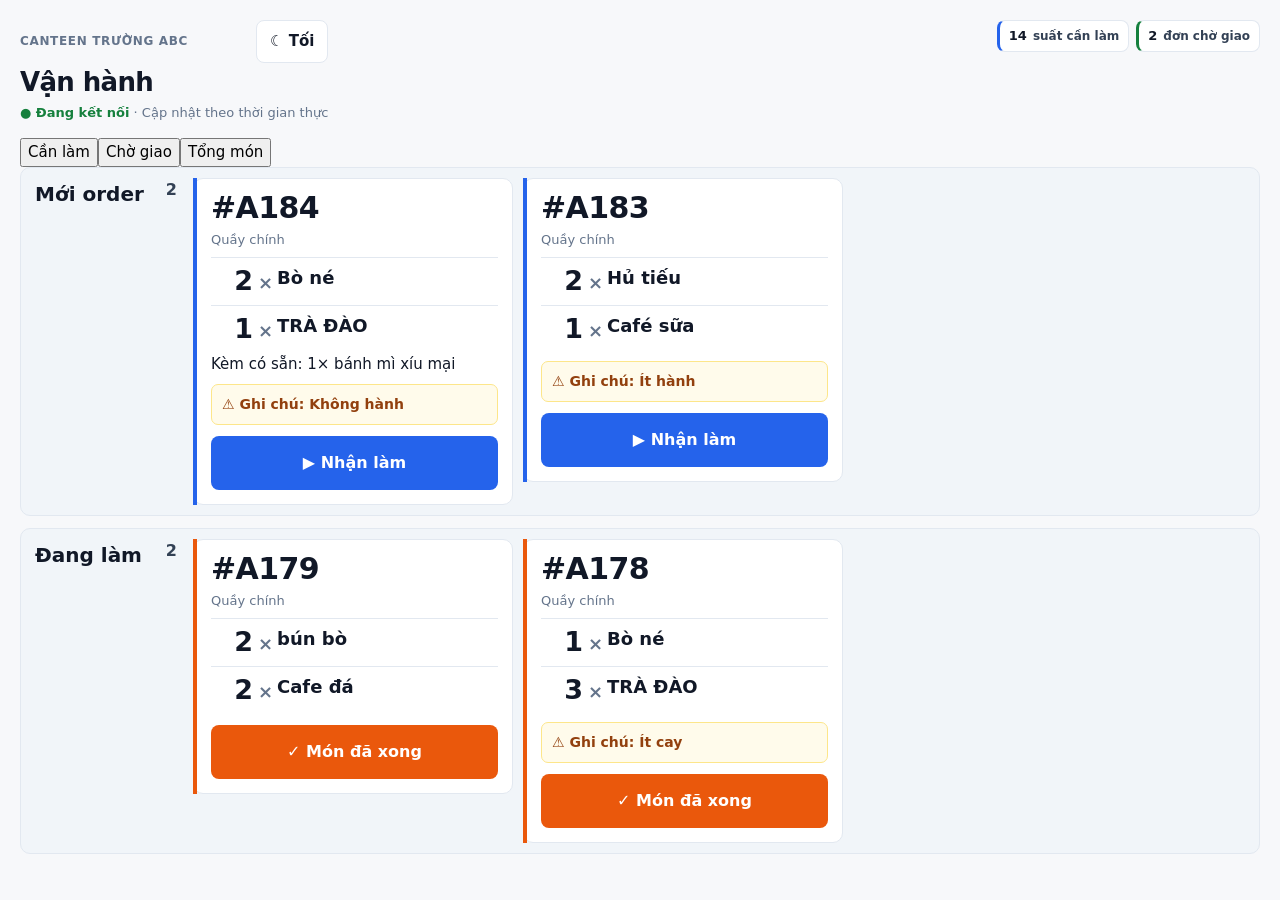
<file: ops.html>
<!doctype html><html lang="vi"><head><meta charset="utf-8"><meta name="viewport" content="width=device-width,initial-scale=1"><meta name="color-scheme" content="light dark"><title>Vận hành — Canteen trường ABC</title><link rel="stylesheet" href="assets/app.css?v=rc411"></head><body>
<div class="ops-shell">
<header class="ops-header"><div class="ops-heading"><div class="ops-brand-line"><div class="ops-eyebrow">Canteen trường ABC</div><button class="btn theme-toggle" data-theme-toggle>☾ Tối</button></div><div class="ops-title">Vận hành</div><div class="ops-sub"><span class="network">● Đang kết nối</span> · Cập nhật theo thời gian thực</div></div><div class="ops-right"><div class="ops-stats"><div class="ops-stat new"><span id="workQty">0</span> suất cần làm</div><div class="ops-stat ready"><span id="readyCount">0</span> đơn chờ giao</div></div></div></header>
<div class="ops-mode-tabs"><button class="active" data-ops-tab="work">Cần làm</button><button data-ops-tab="handoff">Chờ giao</button><button data-ops-tab="summary">Tổng món</button></div>
<section class="ops-view" data-ops-view="work"><div class="kds-board"><section class="ops-panel kds-column" data-col="NEW"><div class="ops-panel-head"><span>Mới order</span><span class="ops-panel-count" data-count="NEW">0</span></div><div class="kds-list" data-list="NEW"></div></section><section class="ops-panel kds-column" data-col="PREPARING"><div class="ops-panel-head"><span>Đang làm</span><span class="ops-panel-count" data-count="PREPARING">0</span></div><div class="kds-list" data-list="PREPARING"></div></section></div></section>
<section class="ops-view" data-ops-view="handoff" hidden><section class="ops-panel counter-result"><div class="ops-panel-head"><span>Chờ giao</span><span class="ops-panel-count" data-count="READY">0</span></div><div class="ready-grid" data-list="READY"></div></section></section>
<section class="ops-view" data-ops-view="summary" hidden><section class="ops-panel ops-summary-panel"><div class="ops-panel-head"><span>Tổng món cần làm</span><span class="ops-panel-count" id="summaryTotal">0</span></div><div class="ops-summary-help">Chỉ tính Mới order + Đang làm. Món đã xong/chờ giao không còn nằm trong số cần xử lý.</div><div class="ops-summary-list" id="summaryList"></div></section></section>
</div><div id="k-toast" class="k-toast"></div>
<script src="assets/demo.js?v=rc411"></script><script>
(function(){var tab='work';function menuItem(s,id){return s.menu.find(function(m){return m.id===id})}function workItems(s,o){return o.items.filter(function(i){var m=menuItem(s,i.id);return (i.prepMode||(m&&m.prepMode))==='MADE_TO_ORDER'})}function esc(s){return CanteenDemo.esc(s)}function line(i){return '<div class="order-line"><span class="order-qty">'+i.qty+'</span><span class="order-x">×</span><div><div class="order-name">'+esc(i.name)+'</div></div></div>'}function card(s,o){var work=workItems(s,o),ready=o.items.filter(function(i){return work.indexOf(i)<0}),act=o.status==='NEW'?'<button class="action start" data-next="PREPARING">▶ Nhận làm</button>':'<button class="action done" data-next="READY">✓ Món đã xong</button>';return '<article class="order-card status-'+o.status.toLowerCase()+'" data-order="'+o.id+'"><div class="order-card-top"><div class="order-code">#'+esc(o.code)+'</div></div><div class="order-meta">'+esc(o.pickup||'Quầy chính')+'</div>'+work.map(line).join('')+(ready.length?'<div class="order-context">Kèm có sẵn: '+ready.map(function(i){return i.qty+'× '+esc(i.name)}).join(' · ')+'</div>':'')+(o.note?'<div class="order-note">⚠ Ghi chú: '+esc(o.note)+'</div>':'')+'<div class="order-action">'+act+'</div></article>'}function readyCard(o){return '<article class="order-card status-ready" data-order="'+o.id+'"><div class="order-card-top"><div class="order-code">#'+esc(o.code)+'</div><span class="badge badge-green">Chờ giao</span></div><div class="order-meta">'+esc(o.pickup||'Quầy chính')+'</div>'+o.items.map(line).join('')+(o.note?'<div class="order-note">⚠ Ghi chú: '+esc(o.note)+'</div>':'')+'<div class="order-action"><button class="action serve" data-serve>✓ Xác nhận đã giao</button></div></article>'}function summary(s){var map={};s.orders.filter(function(o){return o.status==='NEW'||o.status==='PREPARING'}).forEach(function(o){workItems(s,o).forEach(function(i){var r=map[i.name]||(map[i.name]={name:i.name,new:0,preparing:0,total:0});if(o.status==='NEW')r.new+=i.qty;else r.preparing+=i.qty;r.total+=i.qty})});return Object.keys(map).map(function(k){return map[k]}).sort(function(a,b){return b.total-a.total})}function render(){var s=CanteenDemo.state(),n=s.orders.filter(function(o){return o.status==='NEW'&&workItems(s,o).length}),p=s.orders.filter(function(o){return o.status==='PREPARING'&&workItems(s,o).length}),r=s.orders.filter(function(o){return o.status==='READY'}),sum=summary(s);document.querySelector('[data-list="NEW"]').innerHTML=n.map(function(o){return card(s,o)}).join('')||'<div class="empty">Chưa có đơn</div>';document.querySelector('[data-list="PREPARING"]').innerHTML=p.map(function(o){return card(s,o)}).join('')||'<div class="empty">Chưa có đơn</div>';document.querySelector('[data-list="READY"]').innerHTML=r.map(readyCard).join('')||'<div class="empty">Chưa có đơn chờ giao.</div>';document.querySelector('[data-count="NEW"]').textContent=n.length;document.querySelector('[data-count="PREPARING"]').textContent=p.length;document.querySelector('[data-count="READY"]').textContent=r.length;document.getElementById('readyCount').textContent=r.length;var total=sum.reduce(function(a,x){return a+x.total},0);document.getElementById('workQty').textContent=total;document.getElementById('summaryTotal').textContent=total;document.getElementById('summaryList').innerHTML=sum.map(function(x){return '<article class="ops-summary-row"><div class="ops-summary-name">'+esc(x.name)+'</div><div class="ops-summary-breakdown"><span><strong>'+x.new+'</strong> mới</span><span><strong>'+x.preparing+'</strong> đang làm</span></div><div class="ops-summary-total"><strong>'+x.total+'</strong><span>CẦN LÀM</span></div></article>'}).join('')||'<div class="empty">Hiện không có món cần làm.</div>'}document.querySelectorAll('[data-ops-tab]').forEach(function(b){b.onclick=function(){tab=b.dataset.opsTab;document.querySelectorAll('[data-ops-tab]').forEach(function(x){x.classList.toggle('active',x===b)});document.querySelectorAll('[data-ops-view]').forEach(function(v){v.hidden=v.dataset.opsView!==tab})}});document.addEventListener('click',function(e){var next=e.target.closest('[data-next]');if(next){var id=Number(next.closest('[data-order]').dataset.order),s=CanteenDemo.state(),o=s.orders.find(function(x){return x.id===id});if(o){o.status=next.dataset.next;o.statusAt=Date.now();CanteenDemo.audit(s,o.code+' → '+(o.status==='PREPARING'?'Đang làm':'Chờ giao'));CanteenDemo.save(s);render()}return}var serve=e.target.closest('[data-serve]');if(serve){var id2=Number(serve.closest('[data-order]').dataset.order),s2=CanteenDemo.state(),o2=s2.orders.find(function(x){return x.id===id2});if(o2&&o2.status==='READY'){o2.status='SERVED';o2.statusAt=Date.now();CanteenDemo.audit(s2,'Đã giao '+o2.code);CanteenDemo.save(s2);render()}}});render();window.addEventListener('canteen-demo-update',render)})();
</script></body></html>
</file>
<file: assets/app.css>
/* Canteen Ordering Design System — RC4.11
   Single source for Customer, Operations, Admin and demo-pages.
   Light is default. Dark is opt-in via html[data-theme="dark"]. */
:root{
  --bg:#f7f8fa;
  --surface:#ffffff;
  --surface-subtle:#f9fafb;
  --surface-muted:#f1f5f9;
  --text:#111827;
  --text-soft:#334155;
  --muted:#64748b;
  --border:#e2e8f0;
  --border-strong:#cbd5e1;
  --primary:#111827;
  --primary-hover:#1f2937;
  --primary-contrast:#ffffff;
  --blue:#2563eb;
  --blue-hover:#1d4ed8;
  --blue-soft:#eff6ff;
  --blue-border:#bfdbfe;
  --orange:#ea580c;
  --orange-hover:#c2410c;
  --orange-soft:#fff7ed;
  --orange-border:#fed7aa;
  --green:#15803d;
  --green-hover:#166534;
  --green-soft:#f0fdf4;
  --green-border:#bbf7d0;
  --red:#b91c1c;
  --red-hover:#991b1b;
  --red-soft:#fef2f2;
  --red-border:#fecaca;
  --yellow:#92400e;
  --yellow-soft:#fffbeb;
  --yellow-border:#fde68a;
  --radius:12px;
  --radius-sm:8px;
  --radius-panel:10px;
  --radius-note:7px;
  --radius-pill:999px;
  --order-tile-min:280px;
  --order-tile-max:320px;
  --shadow:none;
}
html[data-theme="dark"]{
  color-scheme:dark;
  --bg:#0b1220;
  --surface:#111827;
  --surface-subtle:#131d2b;
  --surface-muted:#1e293b;
  --text:#f8fafc;
  --text-soft:#e2e8f0;
  --muted:#94a3b8;
  --border:#2b3a50;
  --border-strong:#475569;
  --primary:#f8fafc;
  --primary-hover:#e2e8f0;
  --primary-contrast:#0f172a;
  --blue-soft:#172554;
  --blue-border:#1e40af;
  --orange-soft:#431407;
  --orange-border:#9a3412;
  --green-soft:#052e16;
  --green-border:#166534;
  --red-soft:#450a0a;
  --red-border:#991b1b;
  --yellow-soft:#422006;
  --yellow-border:#854d0e;
  --shadow:none;
}

*{box-sizing:border-box}
html{scroll-behavior:smooth}
body{margin:0;background:var(--bg);color:var(--text);font-family:Inter,ui-sans-serif,system-ui,-apple-system,BlinkMacSystemFont,"Segoe UI",sans-serif;font-size:15px;line-height:1.5;-webkit-font-smoothing:antialiased}
button,input,select,textarea{font:inherit}
button,a{touch-action:manipulation}
button{cursor:pointer}
a{color:inherit;text-decoration:none}
img{display:block;max-width:100%}

/* Foundation */
.container{max-width:1180px;margin:0 auto;padding:24px}
.card{background:var(--surface);border:1px solid var(--border);border-radius:var(--radius);padding:16px;box-shadow:var(--shadow)}
.row{display:flex;align-items:center;gap:10px}
.between{display:flex;align-items:center;justify-content:space-between;gap:12px}
.stack{display:flex;flex-direction:column;gap:12px}
.grid{display:grid;gap:16px}
.grid2{grid-template-columns:repeat(2,minmax(0,1fr))}
.grid3{grid-template-columns:repeat(3,minmax(0,1fr))}
.grid4{grid-template-columns:repeat(4,minmax(0,1fr))}
.muted{color:var(--muted)}
.label{font-size:12px;font-weight:700;text-transform:uppercase;letter-spacing:.055em;color:var(--muted)}
.h1{font-size:28px;line-height:1.18;font-weight:700;letter-spacing:-.025em;margin:0}
.h2{font-size:20px;line-height:1.3;font-weight:700;letter-spacing:-.015em;margin:0}
.h3{font-size:16px;line-height:1.35;font-weight:700;margin:0}
.stat{font-size:28px;line-height:1.05;font-weight:700;letter-spacing:-.025em}
.empty{padding:28px 14px;text-align:center;color:var(--muted)}

.btn{display:inline-flex;align-items:center;justify-content:center;gap:7px;min-height:42px;padding:9px 13px;border:1px solid var(--border);border-radius:var(--radius-sm);background:var(--surface);color:var(--text);font-weight:600;box-shadow:var(--shadow);white-space:nowrap}
.btn:hover{background:var(--surface-muted);border-color:var(--border-strong)}
.btn:disabled,button:disabled{opacity:.5;cursor:not-allowed}
.btn-primary{background:var(--primary);border-color:var(--primary);color:var(--primary-contrast)}
.btn-primary:hover{background:var(--primary-hover);border-color:var(--primary-hover)}
.btn-blue{background:var(--blue);border-color:var(--blue);color:#fff}.btn-blue:hover{background:var(--blue-hover)}
.btn-orange{background:var(--orange);border-color:var(--orange);color:#fff}.btn-orange:hover{background:var(--orange-hover)}
.btn-green{background:var(--green);border-color:var(--green);color:#fff}.btn-green:hover{background:var(--green-hover)}
.btn-success{background:var(--green-soft);border-color:var(--green-border);color:var(--green)}
.btn-danger{background:var(--red-soft);border-color:var(--red-border);color:var(--red)}
.btn-red-solid{background:var(--red);border-color:var(--red);color:#fff}

.badge{display:inline-flex;align-items:center;gap:5px;min-height:26px;padding:3px 8px;border:1px solid var(--border);border-radius:var(--radius-pill);background:var(--surface);color:var(--text-soft);font-size:12px;font-weight:600;white-space:nowrap}
.badge-success,.badge-green{background:var(--green-soft);border-color:var(--green-border);color:var(--green)}
.badge-warn{background:var(--yellow-soft);border-color:var(--yellow-border);color:var(--yellow)}
.badge-danger{background:var(--red-soft);border-color:var(--red-border);color:var(--red)}
.badge-blue{background:var(--blue-soft);border-color:var(--blue-border);color:var(--blue)}
.badge-orange{background:var(--orange-soft);border-color:var(--orange-border);color:var(--orange)}

.input,select,textarea{width:100%;min-height:42px;border:1px solid var(--border);border-radius:var(--radius-sm);background:var(--surface);padding:9px 11px;color:var(--text);outline:none}
textarea{min-height:76px;resize:vertical}
.input:focus,select:focus,textarea:focus{border-color:#93c5fd;box-shadow:0 0 0 3px rgba(37,99,235,.12)}
.form-group{display:flex;flex-direction:column;gap:6px}.form-group label{font-size:13px;font-weight:600}
.form-actions,.inline-form{display:flex;align-items:center;gap:8px;flex-wrap:wrap}
.table-wrap{overflow:auto}
.table{width:100%;border-collapse:collapse}
.table th,.table td{padding:11px 10px;border-bottom:1px solid var(--border);text-align:left;font-size:14px}
.table th{font-size:12px;text-transform:uppercase;letter-spacing:.045em;color:var(--muted);font-weight:600}
.alert{padding:10px 12px;border:1px solid var(--border);border-radius:var(--radius-sm);margin-bottom:12px}
.alert-success{background:var(--green-soft);color:var(--green);border-color:var(--green-border)}
.alert-danger{background:var(--red-soft);color:var(--red);border-color:var(--red-border)}
.theme-toggle{white-space:nowrap;flex:0 0 auto}
.brand-theme-line{display:flex;align-items:center;justify-content:space-between;gap:10px;min-width:0}
.brand-theme-line .brand-copy{min-width:0}
.ops-brand-line{display:flex;align-items:center;justify-content:space-between;gap:10px;min-width:0;margin-bottom:4px}
.ops-brand-line .ops-eyebrow{margin-bottom:0}
.sidebar-brand-line{display:flex;align-items:center;justify-content:space-between;gap:8px;margin-bottom:12px}
.sidebar-brand-line .brand{padding:0 8px;margin:0;min-width:0}
.sidebar-brand-line .theme-toggle{min-height:36px;padding:6px 9px}
.customer-head{display:flex;align-items:center;justify-content:space-between;gap:12px}
.customer-head-copy{min-width:0}
.customer-head-controls{display:flex;align-items:center;justify-content:flex-end;gap:8px;flex:0 0 auto}
.btn:focus-visible,button:focus-visible,a:focus-visible,input:focus-visible,select:focus-visible,textarea:focus-visible{outline:3px solid rgba(37,99,235,.18);outline-offset:2px}

/* Demo navigation. It deliberately uses the same neutral header language. */
.demo-bar{border-bottom:1px solid var(--border);background:var(--surface)}
.demo-bar-inner{max-width:1180px;margin:0 auto;min-height:48px;padding:6px 16px;display:flex;align-items:center;justify-content:space-between;gap:14px}
.demo-mark{font-size:11px;font-weight:700;letter-spacing:.06em;text-transform:uppercase;color:var(--muted)}
.demo-links{display:flex;align-items:center;gap:4px;overflow:auto;scrollbar-width:none}.demo-links::-webkit-scrollbar{display:none}
.demo-links a,.demo-links button{border:0;background:transparent;color:var(--muted);padding:8px 9px;border-radius:7px;font-weight:600;white-space:nowrap}
.demo-links a:hover,.demo-links button:hover{background:var(--surface-muted);color:var(--text)}
.demo-links .active{color:var(--text);background:var(--surface-muted)}

/* Customer */
.customer-body{min-height:100vh;padding-bottom:82px}
.customer-header{position:sticky;top:0;z-index:20;background:rgba(247,248,250,.94);backdrop-filter:blur(10px);border-bottom:1px solid var(--border)}
html[data-theme="dark"] .customer-header{background:rgba(11,18,32,.94)}
.customer-head,.customer-wrap,.cart-bar-inner{max-width:760px;margin:0 auto;padding-left:16px;padding-right:16px}
.customer-head{min-height:68px;padding-top:12px;padding-bottom:12px}
.customer-wrap{padding-top:16px;padding-bottom:22px}
.tabs{display:flex;gap:8px;overflow:auto;padding:14px 0 12px;scrollbar-width:none}.tabs::-webkit-scrollbar{display:none}
.tab{min-height:38px;border:1px solid var(--border);border-radius:var(--radius-sm);padding:7px 13px;background:var(--surface);color:var(--text-soft);font-weight:600;white-space:nowrap}
.tab.active{background:var(--primary);border-color:var(--primary);color:var(--primary-contrast)}
.food{display:grid;grid-template-columns:84px minmax(0,1fr) auto;gap:14px;align-items:center;padding:14px}
.food.sold{opacity:.62}
.thumb{width:84px;height:84px;border:1px solid var(--border);border-radius:9px;overflow:hidden;background:var(--surface-muted)}
.thumb img{width:100%;height:100%;object-fit:cover}
.food-main{min-width:0}.food-name{overflow-wrap:anywhere}.price{display:block;margin-top:6px;font-size:16px;font-weight:700}
.qty{display:flex;align-items:center;gap:7px}.qty button{width:44px;height:44px;border:1px solid var(--border);border-radius:8px;background:var(--surface);color:var(--text);font-size:22px;font-weight:600}.qty button:hover{background:var(--surface-muted)}.qty strong{min-width:28px;text-align:center;font-size:18px;font-weight:700}
.cart-panel{margin-top:14px}.cart-line{display:flex;justify-content:space-between;gap:12px;padding:8px 0;border-bottom:1px solid var(--border)}
.cart-bar{position:fixed;left:0;right:0;bottom:0;z-index:25;padding:10px 0;background:rgba(247,248,250,.94);border-top:1px solid var(--border);backdrop-filter:blur(10px)}
html[data-theme="dark"] .cart-bar{background:rgba(11,18,32,.94)}
.cart-bar-inner{display:flex;align-items:center;justify-content:space-between;gap:12px}
.order-success{text-align:center;margin-top:14px}.order-code-big,.status-code{font-size:42px;line-height:1.05;font-weight:800;letter-spacing:.02em;margin:8px 0}
.status-wrap{max-width:620px;margin:0 auto;padding:20px}.status-steps{display:grid;grid-template-columns:repeat(4,1fr);gap:6px;margin-top:16px}.status-step{border:1px solid var(--border);border-radius:8px;padding:9px 6px;text-align:center;color:var(--muted);font-size:12px;font-weight:600}.status-step.done{background:var(--green-soft);color:var(--green);border-color:var(--green-border)}

/* Shared Operations: Kitchen + Pickup */
.ops-shell{width:100%;max-width:1920px;margin:0 auto;padding:20px}
.ops-header{display:flex;align-items:flex-start;justify-content:space-between;gap:18px;margin-bottom:16px}
.ops-heading{min-width:0}.ops-eyebrow{font-size:12px;color:var(--muted);font-weight:700;text-transform:uppercase;letter-spacing:.055em;margin-bottom:4px}
.ops-title{font-size:26px;line-height:1.2;font-weight:700;letter-spacing:-.025em}
.ops-sub{margin-top:5px;color:var(--muted);font-size:13px}
.ops-right{display:flex;flex-direction:column;align-items:flex-end;gap:8px;min-width:0}
.ops-tools{display:flex;align-items:center;justify-content:flex-end;gap:8px;flex-wrap:wrap}
.ops-stats{display:flex;gap:7px;flex-wrap:wrap;justify-content:flex-end}
.ops-stat{display:inline-flex;align-items:center;gap:6px;min-height:32px;padding:5px 9px;border:1px solid var(--border);border-radius:8px;background:var(--surface);font-size:12px;font-weight:600;color:var(--text-soft)}
.ops-stat strong,.ops-stat span{font-size:13px;font-weight:700;color:var(--text)}
.ops-stat.new{border-left:3px solid var(--blue)}.ops-stat.preparing{border-left:3px solid var(--orange)}.ops-stat.ready{border-left:3px solid var(--green)}
.network{color:var(--green);font-weight:600}.network.offline{color:var(--red)}

/* Same order card component on Kitchen and Pickup. */
/* Operational frame contract — Kitchen and Pickup MUST use this exact panel shell. */
.ops-panel{background:var(--surface-muted);border:1px solid var(--border);border-radius:var(--radius-panel);padding:10px;box-shadow:none}
.ops-panel-head{display:flex;align-items:center;justify-content:space-between;gap:10px;padding:2px 2px 9px;font-size:20px;line-height:1.25;font-weight:700;color:var(--text)}
.ops-panel-count{min-width:22px;text-align:right;padding:0;border:0;border-radius:0;background:transparent;color:var(--text-soft);font-size:16px;line-height:1;font-weight:700;font-variant-numeric:tabular-nums}
.order-card{position:relative;background:var(--surface);border:1px solid var(--border);border-radius:var(--radius-panel);padding:14px 14px 14px 17px;box-shadow:none}
.order-card::before{content:"";position:absolute;z-index:1;left:-1px;top:-1px;bottom:-1px;width:4px;background:var(--border);border-radius:0;pointer-events:none}
.order-card.status-new::before{background:var(--blue)}.order-card.status-preparing::before{background:var(--orange)}.order-card.status-ready::before,.order-card.status-served::before{background:var(--green)}.order-card.status-cancelled::before,.order-card.status-rejected::before{background:var(--red)}
.order-card-top{display:flex;align-items:center;justify-content:space-between;gap:10px}
.order-code{font-size:30px;line-height:1;font-weight:800;letter-spacing:-.02em;font-variant-numeric:tabular-nums}
.order-timer{padding:5px 7px;border-radius:7px;background:var(--surface-muted);font-size:14px;font-weight:700;font-variant-numeric:tabular-nums}.order-timer.warn{background:var(--orange-soft);color:var(--orange)}.order-timer.late{background:var(--red-soft);color:var(--red)}
.order-meta{margin:7px 0 8px;color:var(--muted);font-size:13px;font-weight:500}
.order-line{display:grid;grid-template-columns:42px 14px minmax(0,1fr);gap:5px;align-items:start;padding:9px 0;border-top:1px solid var(--border)}
.order-qty{font-size:27px;line-height:1;font-weight:800;text-align:right;font-variant-numeric:tabular-nums}.order-x{padding-top:2px;color:var(--muted);font-size:18px;font-weight:600}.order-name{font-size:18px;line-height:1.25;font-weight:700;overflow-wrap:anywhere}.order-item-note{margin-top:4px;color:var(--muted);font-size:13px}
.order-note{margin-top:8px;padding:9px 10px;border:1px solid var(--yellow-border);border-radius:var(--radius-note);background:var(--yellow-soft);color:var(--yellow);font-size:14px;font-weight:600}
html[data-theme="dark"] .order-timer{background:#182235;color:#e2e8f0;border:1px solid #334155}
html[data-theme="dark"] .order-timer.warn{background:#1f2937;color:#fdba74;border-color:#9a3412}
html[data-theme="dark"] .order-timer.late{background:#1f2937;color:#fca5a5;border-color:#991b1b}
html[data-theme="dark"] .order-note{background:#1e293b;color:#fde68a;border-color:#a16207}
html[data-theme="dark"] .ready-handoff{background:#0f2a1c;color:#86efac;border-color:#166534}
html[data-theme="dark"] .tab,html[data-theme="dark"] .mobile-tabs button{background:#111827;border-color:#334155;color:#cbd5e1}
html[data-theme="dark"] .tab:hover,html[data-theme="dark"] .mobile-tabs button:hover{background:#1e293b;border-color:#475569;color:#f8fafc}
html[data-theme="dark"] .tab.active,html[data-theme="dark"] .mobile-tabs button.active{background:#334155;border-color:#64748b;color:#f8fafc}
html[data-theme="dark"] .nav a.active{background:#334155;color:#f8fafc}
html[data-theme="dark"] .switch-track{background:#334155;border-color:#475569}
html[data-theme="dark"] .switch-control input:checked + .switch-track{background:#15803d;border-color:#22c55e}
html[data-theme="dark"] .pickup-search-body,html[data-theme="dark"] .search-result-zone{color:var(--text)}
html[data-theme="dark"] .category-item{background:#1e293b;border-color:#334155;color:#e2e8f0}
html[data-theme="dark"] .image-preview,html[data-theme="dark"] .admin-menu-thumb,html[data-theme="dark"] .thumb{background:#0f172a;border-color:#334155}
html[data-theme="dark"] .table th,html[data-theme="dark"] .table td{border-color:#2b3a50}
html[data-theme="dark"] .alert-success{background:#0f2a1c;color:#86efac;border-color:#166534}
html[data-theme="dark"] .alert-danger{background:#2a1114;color:#fca5a5;border-color:#991b1b}

.order-action{margin-top:11px}.action{width:100%;min-height:54px;border:0;border-radius:8px;color:#fff;font-size:16px;font-weight:700}.action.start{background:var(--blue)}.action.start:hover{background:var(--blue-hover)}.action.done{background:var(--orange)}.action.done:hover{background:var(--orange-hover)}.action.serve{background:var(--green)}.action.serve:hover{background:var(--green-hover)}
.ready-handoff{min-height:48px;display:flex;align-items:center;justify-content:center;padding:9px 10px;border:1px solid var(--green-border);border-radius:var(--radius-sm);background:var(--green-soft);color:var(--green);font-size:14px;font-weight:700;text-align:center}
.order-action>.ready-handoff~.ready-handoff,.order-action>.action~.action{display:none!important}

/* Kitchen */
.mobile-tabs{display:none;gap:8px;overflow:auto;margin-bottom:12px;padding-bottom:2px;scrollbar-width:none}.mobile-tabs::-webkit-scrollbar{display:none}.mobile-tabs button{min-height:40px;padding:8px 12px;border:1px solid var(--border);border-radius:var(--radius-sm);background:var(--surface);color:var(--text-soft);font-weight:600;white-space:nowrap}.mobile-tabs button.active{background:var(--primary);border-color:var(--primary);color:var(--primary-contrast)}
.kds-board{display:flex;flex-direction:column;gap:12px}
.kds-column{display:grid;grid-template-columns:150px minmax(0,1fr);gap:12px;min-height:0;align-items:start}
.kds-column>.ops-panel-head{align-items:flex-start;padding:4px 4px 0}
.kds-list,.ready-grid{display:grid;grid-template-columns:repeat(auto-fill,minmax(min(100%,var(--order-tile-min)),var(--order-tile-max)));gap:10px;align-items:start;justify-content:start}
.kds-list>.empty,.ready-grid>.counter-empty{grid-column:1/-1}
.kds-list .order-card,.ready-grid .order-card{width:100%;max-width:var(--order-tile-max)}
.k-toast{position:fixed;right:16px;bottom:16px;z-index:80;max-width:360px;padding:10px 12px;border-radius:8px;background:var(--primary);color:var(--primary-contrast);font-weight:600;opacity:0;transform:translateY(8px);pointer-events:none;transition:.18s}.k-toast.show{opacity:1;transform:translateY(0)}
.sound-on{border-color:var(--green-border);background:var(--green-soft);color:var(--green)}.sound-off{border-color:var(--orange-border);background:var(--orange-soft);color:var(--orange)}

/* Pickup */
.pickup-search-section{margin-bottom:16px;padding:0 2px}
.pickup-search-heading{font-size:20px;line-height:1.3;font-weight:700;color:var(--text);margin-bottom:8px}
.pickup-search-body{max-width:620px}
.pickup-search-label{display:block;margin-bottom:6px;color:var(--text-soft);font-size:13px;font-weight:600}
.pickup-search{display:grid;grid-template-columns:minmax(0,1fr) auto;gap:8px;align-items:center}
.pickup-search .input{min-width:0}
.counter-help{margin-top:7px;color:var(--muted);font-size:13px}
.counter-layout{display:grid;grid-template-columns:minmax(280px,var(--order-tile-max)) minmax(0,1fr);gap:14px;align-items:start}
.counter-layout.no-result{grid-template-columns:minmax(0,1fr)}
.counter-result,.search-result-zone{min-width:0}
.search-result-title{font-size:16px;line-height:1.35;font-weight:700;color:var(--text);margin:0 2px 8px}
.counter-empty{padding:28px 12px;border:1px dashed var(--border-strong);border-radius:8px;background:var(--surface);text-align:center;color:var(--muted)}
.search-result .order-card{width:100%;max-width:var(--order-tile-max)}

/* Admin */
.app{display:grid;grid-template-columns:236px minmax(0,1fr);min-height:100vh;min-width:0;max-width:100%}.sidebar{position:sticky;top:0;height:100vh;min-width:0;padding:18px 14px;background:var(--surface);border-right:1px solid var(--border)}.brand{padding:0 8px 16px;font-size:18px;font-weight:700;letter-spacing:-.015em}.nav{display:flex;flex-direction:column;gap:3px}.nav a{padding:9px 10px;border-radius:8px;color:var(--text-soft);font-weight:600}.nav a:hover{background:var(--surface-muted);color:var(--text)}.nav a.active{background:var(--primary);color:var(--primary-contrast)}.main{min-width:0;padding:24px}.top{display:flex;align-items:center;justify-content:space-between;gap:16px;margin-bottom:18px}.quick{display:grid;grid-template-columns:repeat(2,minmax(0,1fr));gap:9px}.audit-row{padding:8px 0;border-bottom:1px solid var(--border)}
.admin-menu-list{display:flex;flex-direction:column;gap:10px}
.admin-menu-item{display:grid;grid-template-columns:58px minmax(0,1fr) auto;gap:12px;align-items:center;padding:11px 12px}
.admin-menu-thumb{width:58px;height:58px;border:1px solid var(--border);border-radius:8px;overflow:hidden;background:var(--surface-muted)}
.admin-menu-thumb img{width:100%;height:100%;object-fit:cover}
.admin-menu-meta{min-width:0}
.admin-menu-actions{display:flex;align-items:center;justify-content:flex-end;gap:7px;flex-wrap:wrap}
.admin-today-row{display:flex;align-items:center;justify-content:space-between;gap:12px;padding:10px 0;border-bottom:1px solid var(--border)}
.admin-today-row:last-child{border-bottom:0}
.switch-control{display:inline-flex;align-items:center;gap:8px;cursor:pointer;user-select:none;white-space:nowrap}
.switch-control input{position:absolute;opacity:0;pointer-events:none}
.switch-track{position:relative;display:inline-flex;width:38px;height:22px;border-radius:11px;background:var(--border-strong);border:1px solid var(--border-strong);transition:background .15s ease,border-color .15s ease}
.switch-thumb{position:absolute;top:2px;left:2px;width:16px;height:16px;border-radius:50%;background:var(--surface);box-shadow:0 1px 2px rgba(15,23,42,.18);transition:transform .15s ease}
.switch-control input:checked + .switch-track{background:var(--green);border-color:var(--green)}
.switch-control input:checked + .switch-track .switch-thumb{transform:translateX(16px);background:#fff}
.switch-control input:focus-visible + .switch-track{outline:3px solid rgba(37,99,235,.18);outline-offset:2px}
.switch-text{font-size:13px;font-weight:600;color:var(--text-soft)}
.admin-menu-edit{grid-column:1/-1;border-top:1px solid var(--border);padding-top:10px}
.admin-menu-edit summary{cursor:pointer;color:var(--text-soft);font-weight:600}
.image-upload-row{display:grid;grid-template-columns:72px minmax(0,1fr);gap:12px;align-items:center}
.image-preview{width:72px;height:72px;border:1px solid var(--border);border-radius:8px;overflow:hidden;background:var(--surface-muted)}
.image-preview img{width:100%;height:100%;object-fit:cover}
.help{margin-top:5px;color:var(--muted);font-size:12px;line-height:1.45}
.category-list{display:flex;flex-wrap:wrap;gap:7px}
.category-item{display:inline-flex;align-items:center;gap:6px;padding:6px 8px;border:1px solid var(--border);border-radius:8px;background:var(--surface);font-size:13px}
.staff-card{display:flex;flex-direction:column;gap:10px;padding:12px}
.staff-actions{display:flex;align-items:center;gap:8px;flex-wrap:wrap}
.staff-actions select{width:auto;min-width:140px}


/* Production */
.production-wrap{max-width:1180px;margin:0 auto;padding:20px}.production-head{display:flex;align-items:flex-start;justify-content:space-between;gap:16px;margin-bottom:16px}.production-head-actions{display:flex;gap:8px;flex-wrap:wrap}.production-card{background:var(--surface);border:1px solid var(--border);border-radius:var(--radius);padding:15px}.production-name{font-weight:700}.production-numbers{display:flex;gap:14px;margin-top:10px}.production-number{font-size:24px;font-weight:700}

@media(max-width:1100px){
  .grid4{grid-template-columns:repeat(2,minmax(0,1fr))}
  .kds-column{grid-template-columns:130px minmax(0,1fr)}
}
@media(max-width:900px){
  .grid2,.grid3{grid-template-columns:1fr}
  .app{grid-template-columns:minmax(0,1fr);width:100%}.sidebar{position:relative;height:auto;border-right:0;border-bottom:1px solid var(--border)}.nav{min-width:0;max-width:100%;flex-direction:row;overflow:auto}.nav a{white-space:nowrap}.main{padding:18px}
  .counter-layout{grid-template-columns:1fr}
  .counter-layout.no-result{grid-template-columns:1fr}
  .kds-column{display:block}.kds-column>.ops-panel-head{padding:2px 2px 9px}
}
@media(max-width:720px){
  .mobile-stack{align-items:stretch;flex-direction:column}
  .container{padding:16px}.demo-bar-inner{align-items:flex-start;flex-direction:column;gap:2px;padding:5px 12px}.demo-links{width:100%}
  .customer-head,.customer-wrap,.cart-bar-inner{padding-left:12px;padding-right:12px}.customer-head{align-items:center;flex-direction:row;flex-wrap:nowrap}.customer-head-controls{gap:6px}.customer-head .theme-toggle{min-width:38px;padding-left:8px;padding-right:8px}.customer-head .theme-toggle{font-size:0}.customer-head .theme-toggle::before{content:"☾";font-size:16px}.customer-head .theme-toggle[aria-pressed="true"]::before{content:"☀"}.customer-head .badge{font-size:11px;padding-left:7px;padding-right:7px}.food{grid-template-columns:64px minmax(0,1fr) auto;gap:10px;padding:11px}.thumb{width:64px;height:64px}.food .qty,.food>button{grid-column:auto;justify-self:end}.qty{gap:4px}.qty button{width:40px;height:40px;font-size:20px}.qty strong{min-width:20px;font-size:16px}.cart-panel:not(.open){display:none}.status-steps{grid-template-columns:repeat(2,1fr)}
  .ops-shell{padding:14px 10px}.ops-header{flex-direction:column;gap:10px}.ops-brand-line{width:100%}.ops-brand-line .theme-toggle{min-height:36px;padding:6px 9px}.ops-right{width:100%;align-items:stretch}.ops-tools,.ops-stats{justify-content:flex-start}.ops-title{font-size:22px}.mobile-tabs{display:flex}.kds-list,.ready-grid{grid-template-columns:minmax(0,1fr)}.kds-list .order-card,.ready-grid .order-card{max-width:none}.ops-panel-head{font-size:18px}.ops-panel-count{font-size:15px}.order-code{font-size:28px}.order-qty{font-size:25px}.order-name{font-size:17px}.action{min-height:52px;font-size:16px}
  .pickup-search{grid-template-columns:minmax(0,1fr)}.pickup-search .btn{width:100%}.search-result .order-card{max-width:none}
  .grid4{grid-template-columns:1fr}.top,.production-head{align-items:flex-start;flex-direction:column}.quick{grid-template-columns:1fr}.admin-menu-item{grid-template-columns:50px minmax(0,1fr);gap:10px}.admin-menu-thumb{width:50px;height:50px}.admin-menu-actions{grid-column:1/-1;justify-content:flex-start}.image-upload-row{grid-template-columns:60px minmax(0,1fr)}.image-preview{width:60px;height:60px}
}
/* Operational spacing helpers kept in the shared stylesheet to prevent per-page drift. */
.counter-alert{margin-top:10px;margin-bottom:0}
.search-result{margin-top:0}
.result-card{margin-top:0}
.neutral-handoff{border-color:var(--border);background:var(--surface-muted);color:var(--muted)}

/* Unified Operations — RC4.11 */
.ops-view-tabs{display:flex;gap:8px;overflow:auto;margin:0 0 14px;padding-bottom:2px;scrollbar-width:none}.ops-view-tabs::-webkit-scrollbar{display:none}
.ops-view-tabs button{min-height:42px;padding:8px 14px;border:1px solid var(--border);border-radius:var(--radius-sm);background:var(--surface);color:var(--text-soft);font-weight:700;white-space:nowrap}
.ops-view-tabs button.active{background:var(--primary);border-color:var(--primary);color:var(--primary-contrast)}
html[data-theme="dark"] .ops-view-tabs button{background:#111827;border-color:#334155;color:#cbd5e1}
html[data-theme="dark"] .ops-view-tabs button.active{background:#334155;border-color:#64748b;color:#f8fafc}
.ops-view[hidden]{display:none!important}
.work-board{display:flex;flex-direction:column;gap:12px}
.work-lane{display:grid;grid-template-columns:150px minmax(0,1fr);gap:12px;align-items:start}
.work-lane>.ops-panel-head{align-items:flex-start;padding:4px 4px 0}
.action.ready{background:var(--orange)}.action.ready:hover{background:var(--orange-hover)}
.item-ready-made{display:inline-flex;margin-left:5px;padding:2px 5px;border:1px solid var(--border);border-radius:6px;color:var(--muted);font-size:10px;font-weight:700;vertical-align:2px}
.search-result-zone[hidden]{display:none!important}
.summary-intro{display:flex;align-items:flex-end;justify-content:space-between;gap:14px;margin-bottom:12px}
.production-summary-grid{display:grid;grid-template-columns:repeat(auto-fill,minmax(240px,300px));gap:10px;align-items:start;justify-content:start}
.production-summary-card{display:grid;grid-template-columns:minmax(0,1fr) auto;gap:10px;align-items:center;background:var(--surface);border:1px solid var(--border);border-radius:var(--radius-panel);padding:13px;box-shadow:none}
.summary-name{font-size:17px;font-weight:750;line-height:1.3;overflow-wrap:anywhere}
.summary-need{min-width:72px;text-align:right}.summary-need strong{display:block;font-size:30px;line-height:1;font-weight:800;color:var(--orange);font-variant-numeric:tabular-nums}.summary-need span{display:block;margin-top:4px;color:var(--muted);font-size:10px;font-weight:800;letter-spacing:.04em}
.summary-breakdown{grid-column:1/-1;display:flex;gap:8px;flex-wrap:wrap;padding-top:9px;border-top:1px solid var(--border);color:var(--text-soft);font-size:13px}.summary-breakdown span{display:inline-flex;gap:4px}.summary-breakdown strong{font-variant-numeric:tabular-nums}
html[data-theme="dark"] .production-summary-card{background:#111827;border-color:#334155}
html[data-theme="dark"] .item-ready-made{background:#1e293b;border-color:#334155;color:#cbd5e1}
@media(max-width:1100px){.work-lane{grid-template-columns:130px minmax(0,1fr)}}
@media(max-width:900px){.work-lane{display:block}.work-lane>.ops-panel-head{padding:2px 2px 9px}.summary-intro{align-items:flex-start;flex-direction:column}}
@media(max-width:720px){.ops-view-tabs{position:sticky;top:0;z-index:15;padding:7px 0;background:var(--bg)}.production-summary-grid{grid-template-columns:minmax(0,1fr)}.production-summary-card{width:100%;max-width:none}}
</file>
